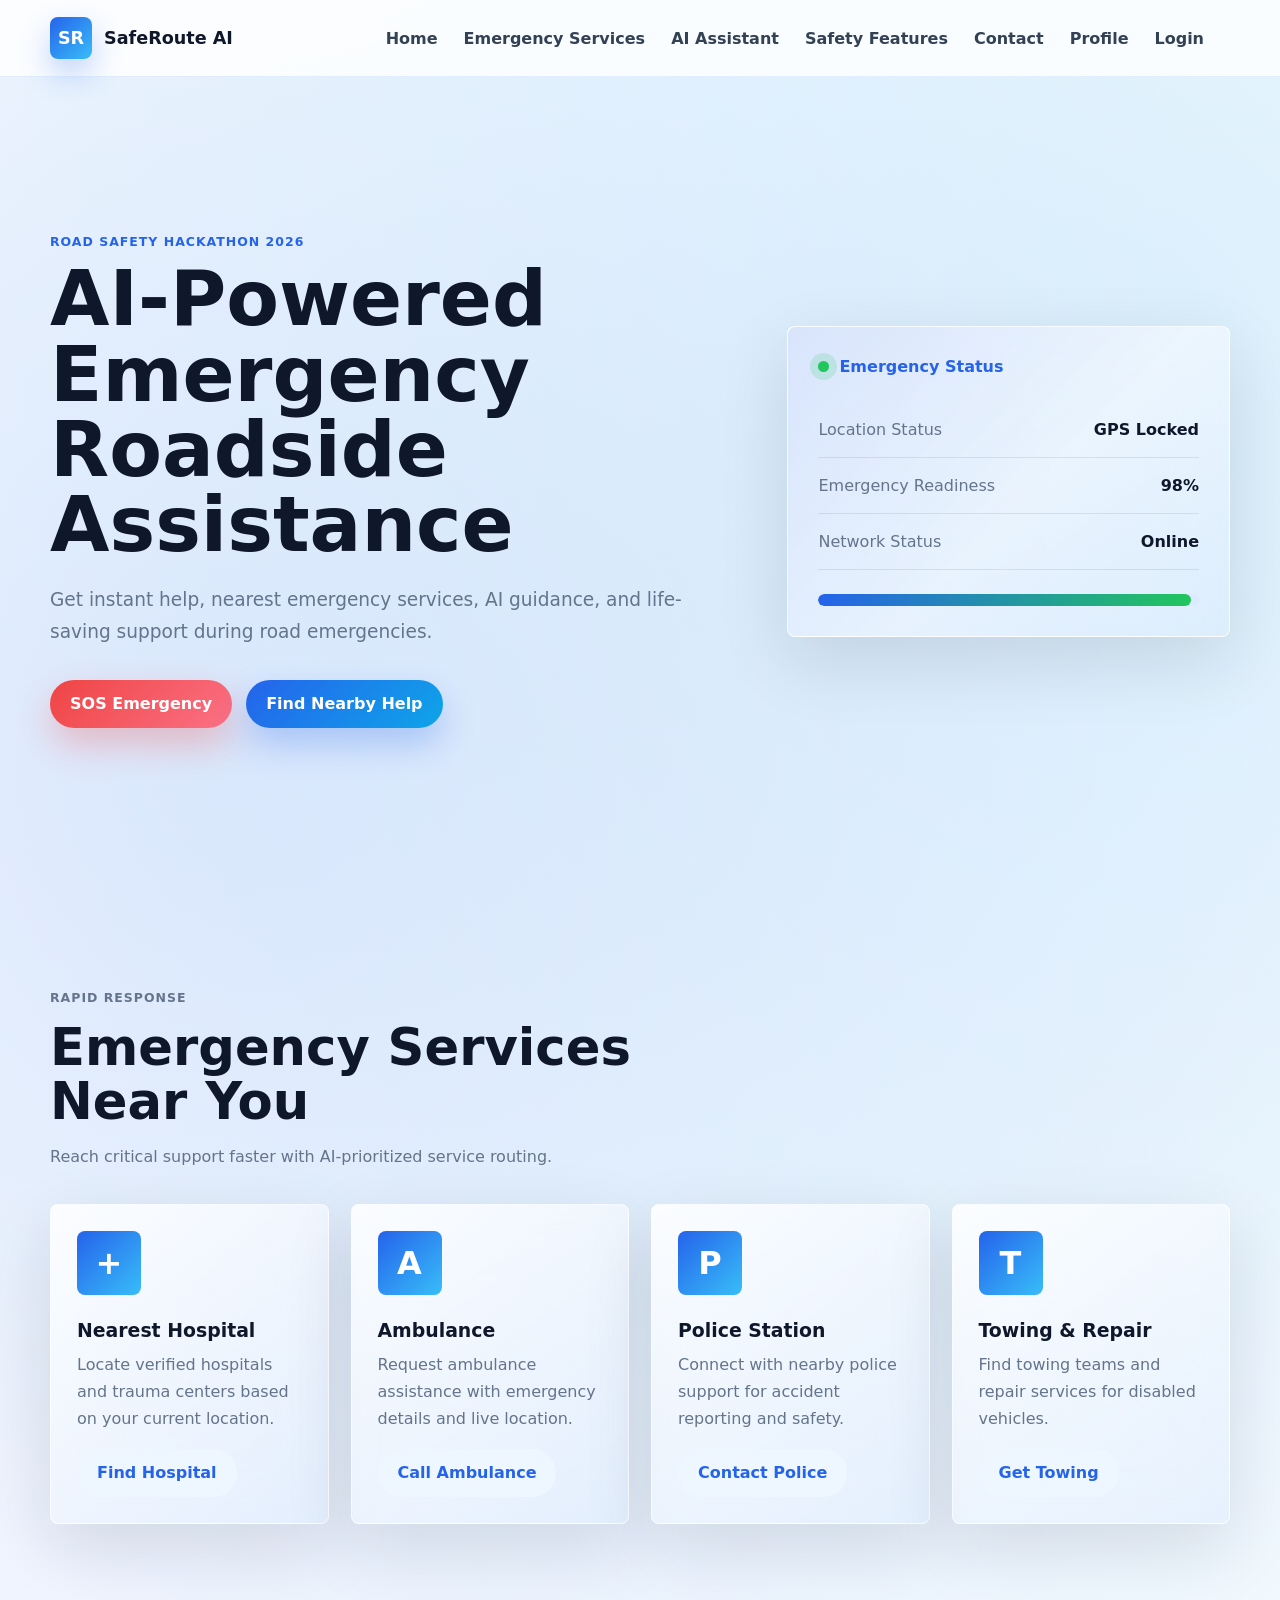
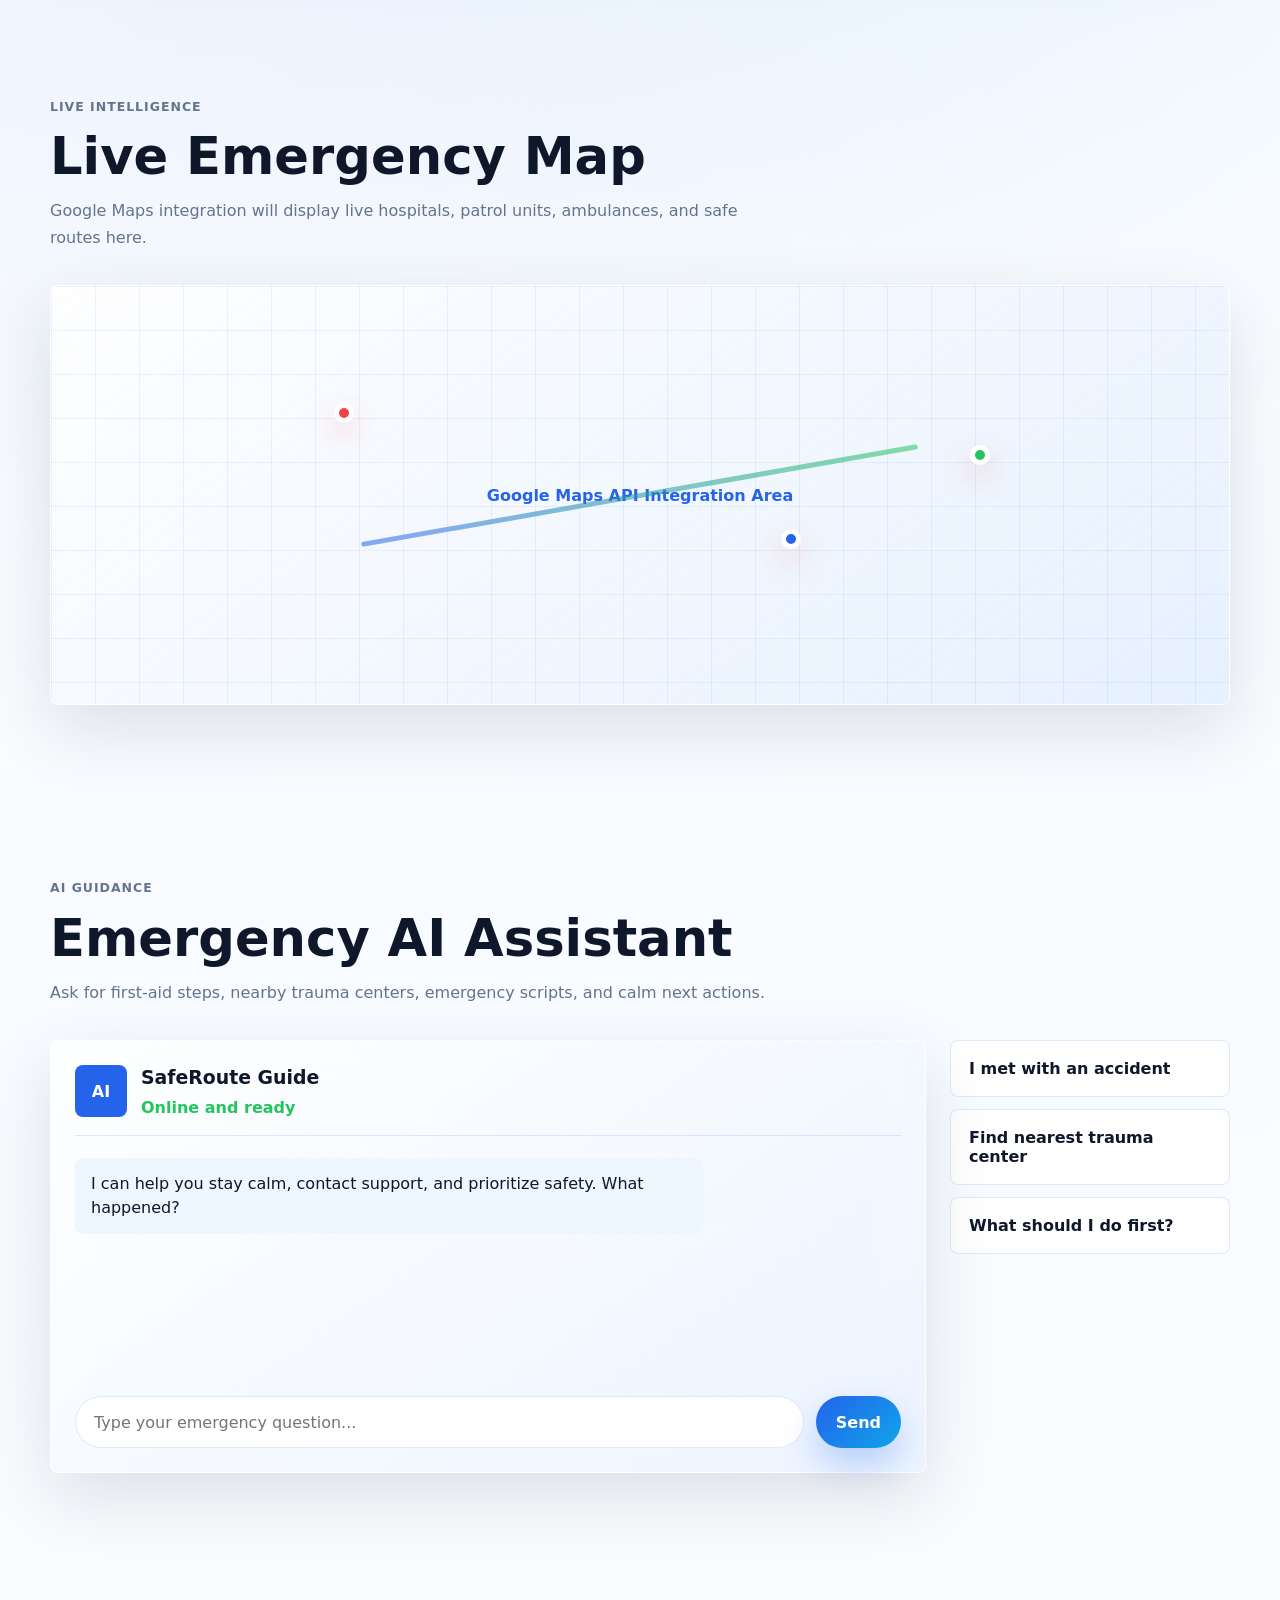
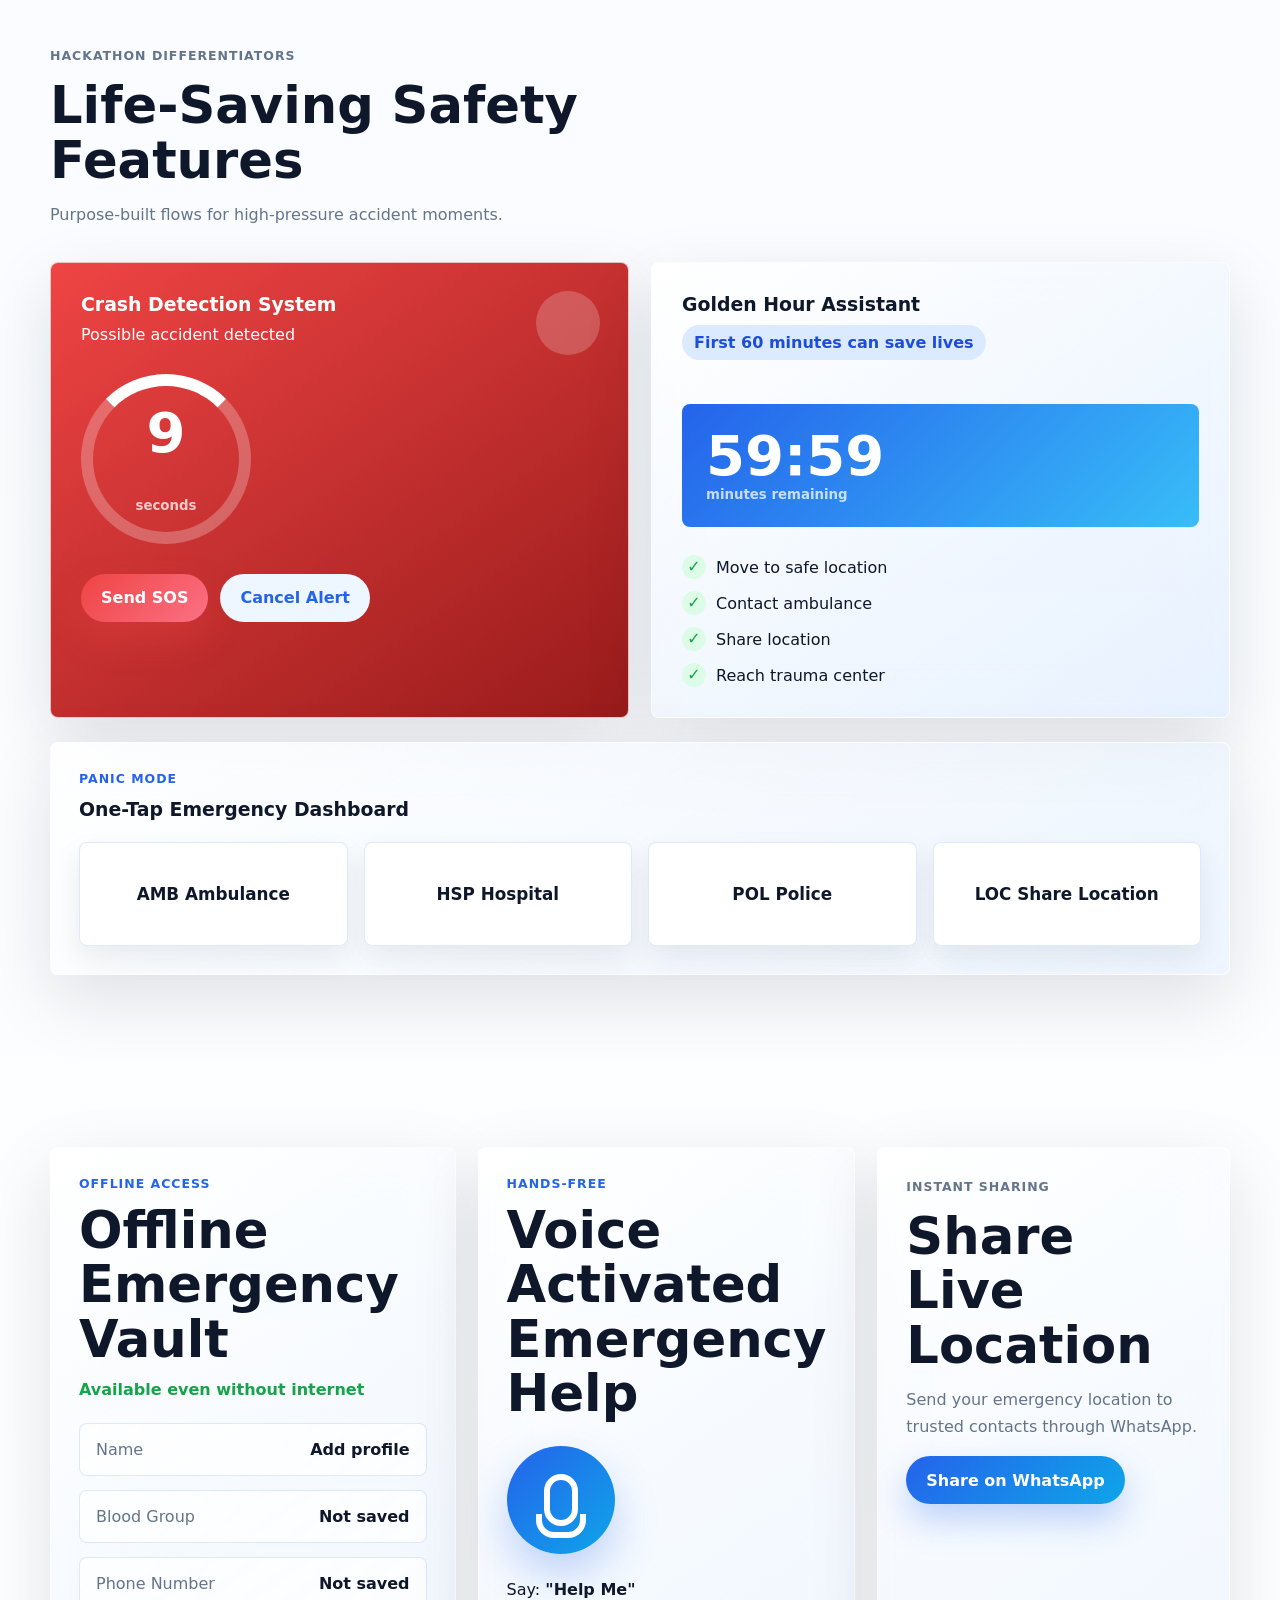
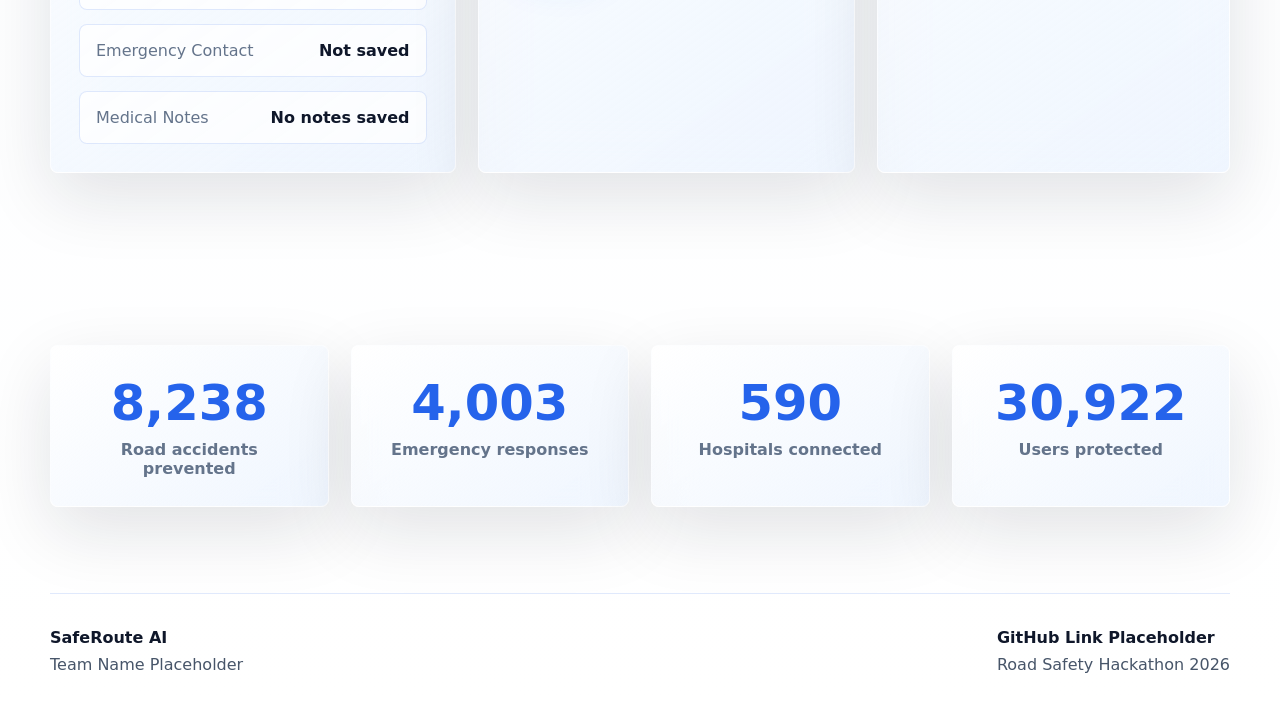
<file: index.html>
<!DOCTYPE html>
<html lang="en">
<head>
  <meta charset="UTF-8">
  <meta name="viewport" content="width=device-width, initial-scale=1.0">
  <meta name="description" content="SafeRoute AI is an AI-powered roadside emergency assistant for fast help during road accidents.">
  <title>SafeRoute AI | Emergency Roadside Assistance</title>
  <link rel="stylesheet" href="style.css">
</head>
<body>
  <header class="site-header" id="home">
    <nav class="navbar" aria-label="Primary navigation">
      <a class="logo" href="#home" aria-label="SafeRoute AI home">
        <span class="logo-mark">SR</span>
        <span>SafeRoute AI</span>
      </a>

      <button class="menu-toggle" type="button" aria-label="Toggle menu" aria-expanded="false" aria-controls="navLinks">
        <span></span>
        <span></span>
        <span></span>
      </button>

      <ul class="nav-links" id="navLinks">
        <li><a href="#home">Home</a></li>
        <li><a href="#services">Emergency Services</a></li>
        <li><a href="#assistant">AI Assistant</a></li>
        <li><a href="#features">Safety Features</a></li>
        <li><a href="#contact">Contact</a></li>
        <li><button class="nav-button" type="button" id="profileNav">Profile</button></li>
        <li><a class="nav-auth-link" href="login.html" id="authLink">Login</a></li>
        <li><button class="nav-button" type="button" id="logoutButton" hidden>Logout</button></li>
      </ul>
    </nav>
  </header>

  <main>
    <section class="hero section-shell">
      <div class="hero-content">
        <p class="eyebrow">Road Safety Hackathon 2026</p>
        <h1>AI-Powered Emergency Roadside Assistance</h1>
        <p class="hero-subtitle">Get instant help, nearest emergency services, AI guidance, and life-saving support during road emergencies.</p>
        <div class="hero-actions">
          <button class="btn btn-emergency" type="button" data-action="sos">SOS Emergency</button>
          <button class="btn btn-primary" type="button" data-scroll="#services">Find Nearby Help</button>
        </div>
      </div>

      <aside class="status-card glass-card" aria-label="Emergency status">
        <div class="card-topline">
          <span class="live-dot"></span>
          <span>Emergency Status</span>
        </div>
        <div class="status-row">
          <span>Location Status</span>
          <strong>GPS Locked</strong>
        </div>
        <div class="status-row">
          <span>Emergency Readiness</span>
          <strong>98%</strong>
        </div>
        <div class="status-row">
          <span>Network Status</span>
          <strong>Online</strong>
        </div>
        <div class="readiness-meter" aria-hidden="true">
          <span></span>
        </div>
      </aside>
    </section>

    <section class="services section-shell" id="services">
      <div class="section-heading">
        <p class="eyebrow">Rapid Response</p>
        <h2>Emergency Services Near You</h2>
        <p>Reach critical support faster with AI-prioritized service routing.</p>
      </div>

      <div class="service-grid">
        <article class="service-card glass-card">
          <span class="service-icon" aria-hidden="true">+</span>
          <h3>Nearest Hospital</h3>
          <p>Locate verified hospitals and trauma centers based on your current location.</p>
          <button class="btn btn-soft" type="button">Find Hospital</button>
        </article>
        <article class="service-card glass-card">
          <span class="service-icon" aria-hidden="true">A</span>
          <h3>Ambulance</h3>
          <p>Request ambulance assistance with emergency details and live location.</p>
          <button class="btn btn-soft" type="button">Call Ambulance</button>
        </article>
        <article class="service-card glass-card">
          <span class="service-icon" aria-hidden="true">P</span>
          <h3>Police Station</h3>
          <p>Connect with nearby police support for accident reporting and safety.</p>
          <button class="btn btn-soft" type="button">Contact Police</button>
        </article>
        <article class="service-card glass-card">
          <span class="service-icon" aria-hidden="true">T</span>
          <h3>Towing &amp; Repair</h3>
          <p>Find towing teams and repair services for disabled vehicles.</p>
          <button class="btn btn-soft" type="button">Get Towing</button>
        </article>
      </div>
    </section>

    <section class="map-section section-shell">
      <div class="section-heading">
        <p class="eyebrow">Live Intelligence</p>
        <h2>Live Emergency Map</h2>
        <p>Google Maps integration will display live hospitals, patrol units, ambulances, and safe routes here.</p>
      </div>
      <div class="map-placeholder glass-card" role="img" aria-label="Emergency map placeholder">
        <!-- Google Maps API Integration Here -->
        <div class="map-pin pin-one"></div>
        <div class="map-pin pin-two"></div>
        <div class="map-pin pin-three"></div>
        <div class="route-line"></div>
        <span>Google Maps API Integration Area</span>
      </div>
    </section>

    <section class="assistant-section section-shell" id="assistant">
      <div class="section-heading">
        <p class="eyebrow">AI Guidance</p>
        <h2>Emergency AI Assistant</h2>
        <p>Ask for first-aid steps, nearby trauma centers, emergency scripts, and calm next actions.</p>
      </div>

      <div class="assistant-layout">
        <div class="chatbot glass-card">
          <!-- Gemini/OpenAI API Integration Here -->
          <div class="chat-header">
            <span class="bot-avatar">AI</span>
            <div>
              <h3>SafeRoute Guide</h3>
              <p>Online and ready</p>
            </div>
          </div>
          <div class="chat-messages" id="chatMessages" aria-live="polite">
            <div class="message bot">I can help you stay calm, contact support, and prioritize safety. What happened?</div>
          </div>
          <form class="chat-form" id="chatForm">
            <input id="chatInput" type="text" autocomplete="off" placeholder="Type your emergency question..." aria-label="Message SafeRoute AI">
            <button class="btn btn-primary" type="submit">Send</button>
          </form>
        </div>

        <div class="prompt-panel">
          <button type="button" class="prompt-chip">I met with an accident</button>
          <button type="button" class="prompt-chip">Find nearest trauma center</button>
          <button type="button" class="prompt-chip">What should I do first?</button>
        </div>
      </div>
    </section>

    <section class="features section-shell" id="features">
      <div class="section-heading">
        <p class="eyebrow">Hackathon Differentiators</p>
        <h2>Life-Saving Safety Features</h2>
        <p>Purpose-built flows for high-pressure accident moments.</p>
      </div>

      <div class="feature-grid">
        <article class="crash-card glass-card">
          <div class="pulse-ring" aria-hidden="true"></div>
          <h3>Crash Detection System</h3>
          <p>Possible accident detected</p>
          <div class="countdown-circle">
            <span id="crashCountdown">10</span>
            <small>seconds</small>
          </div>
          <div class="split-actions">
            <button class="btn btn-emergency" type="button" data-action="sos">Send SOS</button>
            <button class="btn btn-light" type="button" id="cancelCrash">Cancel Alert</button>
          </div>
        </article>

        <article class="golden-card glass-card">
          <h3>Golden Hour Assistant</h3>
          <p class="highlight">First 60 minutes can save lives</p>
          <div class="golden-timer">
            <span id="goldenTimer">60:00</span>
            <small>minutes remaining</small>
          </div>
          <ul class="checklist" aria-label="Emergency checklist">
            <li>Move to safe location</li>
            <li>Contact ambulance</li>
            <li>Share location</li>
            <li>Reach trauma center</li>
          </ul>
        </article>
      </div>

      <section class="panic-dashboard glass-card" aria-labelledby="panicTitle">
        <div>
          <p class="eyebrow">Panic Mode</p>
          <h3 id="panicTitle">One-Tap Emergency Dashboard</h3>
        </div>
        <div class="panic-grid">
          <button type="button" class="panic-button"><span aria-hidden="true">🚑</span>Ambulance</button>
          <button type="button" class="panic-button"><span aria-hidden="true">🏥</span>Hospital</button>
          <button type="button" class="panic-button"><span aria-hidden="true">🚓</span>Police</button>
          <button type="button" class="panic-button"><span aria-hidden="true">📍</span>Share Location</button>
        </div>
      </section>
    </section>

    <section class="vault-voice section-shell">
      <article class="vault-card glass-card">
        <p class="eyebrow">Offline Access</p>
        <h2>Offline Emergency Vault</h2>
        <p class="offline-note">Available even without internet</p>
        <!-- localStorage Emergency Vault Integration Here -->
        <div class="vault-list">
          <div><span>Name</span><strong id="vaultName">Add profile</strong></div>
          <div><span>Blood Group</span><strong id="vaultBlood">Not saved</strong></div>
          <div><span>Phone Number</span><strong id="vaultPhone">Not saved</strong></div>
          <div><span>Emergency Contact</span><strong id="vaultEmergency">Not saved</strong></div>
          <div><span>Medical Notes</span><strong id="vaultMedical">Not saved</strong></div>
        </div>
      </article>

      <article class="voice-card glass-card">
        <p class="eyebrow">Hands-Free</p>
        <h2>Voice Activated Emergency Help</h2>
        <!-- Speech Recognition API Here -->
        <button class="mic-button" type="button" aria-label="Activate voice assistant">
          <span></span>
        </button>
        <p>Say: <strong>"Help Me"</strong></p>
      </article>

      <article class="whatsapp-card glass-card">
        <p class="eyebrow">Instant Sharing</p>
        <h2>Share Live Location</h2>
        <p>Send your emergency location to trusted contacts through WhatsApp.</p>
        <!-- WhatsApp Share Integration Here -->
        <button class="btn btn-primary" type="button" id="whatsappShare">Share on WhatsApp</button>
      </article>
    </section>

    <section class="stats-section section-shell" aria-label="SafeRoute AI statistics">
      <div class="stat-card glass-card">
        <strong data-counter="12840">0</strong>
        <span>Road accidents prevented</span>
      </div>
      <div class="stat-card glass-card">
        <strong data-counter="6240">0</strong>
        <span>Emergency responses</span>
      </div>
      <div class="stat-card glass-card">
        <strong data-counter="920">0</strong>
        <span>Hospitals connected</span>
      </div>
      <div class="stat-card glass-card">
        <strong data-counter="48200">0</strong>
        <span>Users protected</span>
      </div>
    </section>
  </main>

  <footer class="footer" id="contact">
    <div>
      <strong>SafeRoute AI</strong>
      <p>Team Name Placeholder</p>
    </div>
    <div>
      <a href="#" aria-label="GitHub link placeholder">GitHub Link Placeholder</a>
      <p>Road Safety Hackathon 2026</p>
    </div>
  </footer>

  <div class="toast" id="toast" role="status" aria-live="polite"></div>

  <div class="modal-backdrop" id="profileModal" hidden>
    <section class="profile-modal glass-card" role="dialog" aria-modal="true" aria-labelledby="profileTitle">
      <div class="modal-header">
        <div>
          <p class="eyebrow">Emergency Profile</p>
          <h2 id="profileTitle">User Details</h2>
        </div>
        <button class="icon-button" type="button" id="closeProfile" aria-label="Close profile form">X</button>
      </div>
      <p class="security-note">Frontend-only hackathon demo: profile and session data are stored in localStorage.</p>
      <form class="profile-form" id="profileForm" novalidate>
        <label>
          Name <span>*</span>
          <input type="text" id="profileName" name="name" required autocomplete="name">
        </label>
        <label>
          Date of Birth <span>*</span>
          <input type="date" id="profileDob" name="dob" required>
        </label>
        <label>
          Blood Group <span>*</span>
          <select id="profileBlood" name="bloodGroup" required>
            <option value="">Select blood group</option>
            <option>A+</option>
            <option>A-</option>
            <option>B+</option>
            <option>B-</option>
            <option>AB+</option>
            <option>AB-</option>
            <option>O+</option>
            <option>O-</option>
          </select>
        </label>
        <label>
          Phone Number <span>*</span>
          <input type="tel" id="profilePhone" name="phone" required autocomplete="tel" inputmode="tel">
        </label>
        <label>
          Emergency Contact Number <span>*</span>
          <input type="tel" id="profileEmergency" name="emergencyContact" required autocomplete="tel" inputmode="tel">
        </label>
        <label>
          Address
          <textarea id="profileAddress" name="address" rows="3"></textarea>
        </label>
        <label class="full-field">
          Medical Conditions
          <textarea id="profileMedical" name="medicalConditions" rows="3" placeholder="Allergies, medication, conditions, or notes"></textarea>
        </label>
        <p class="form-error" id="profileError" role="alert"></p>
        <div class="form-actions">
          <button class="btn btn-primary" type="submit">Save Emergency Profile</button>
          <a class="btn btn-soft" href="login.html">Switch Account</a>
        </div>
      </form>
    </section>
  </div>

  <script src="script.js"></script>
</body>
</html>
</file>
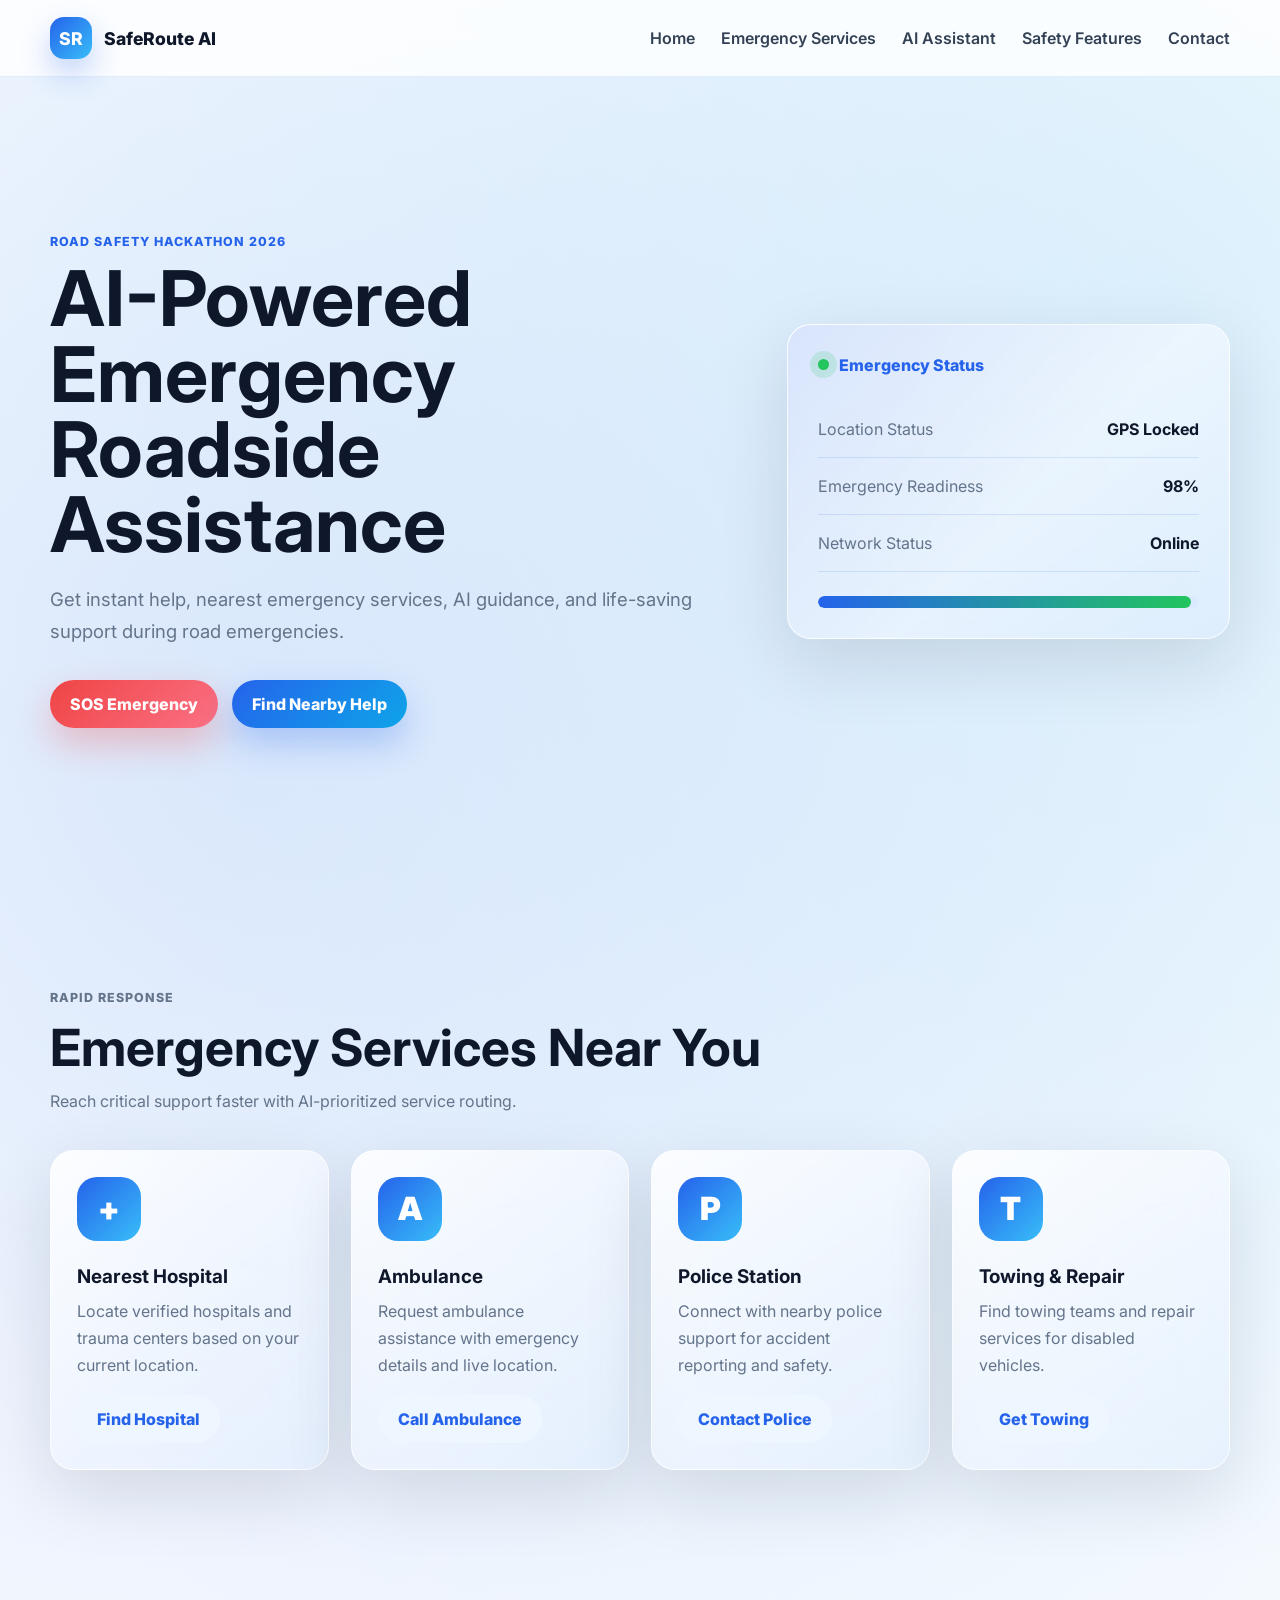
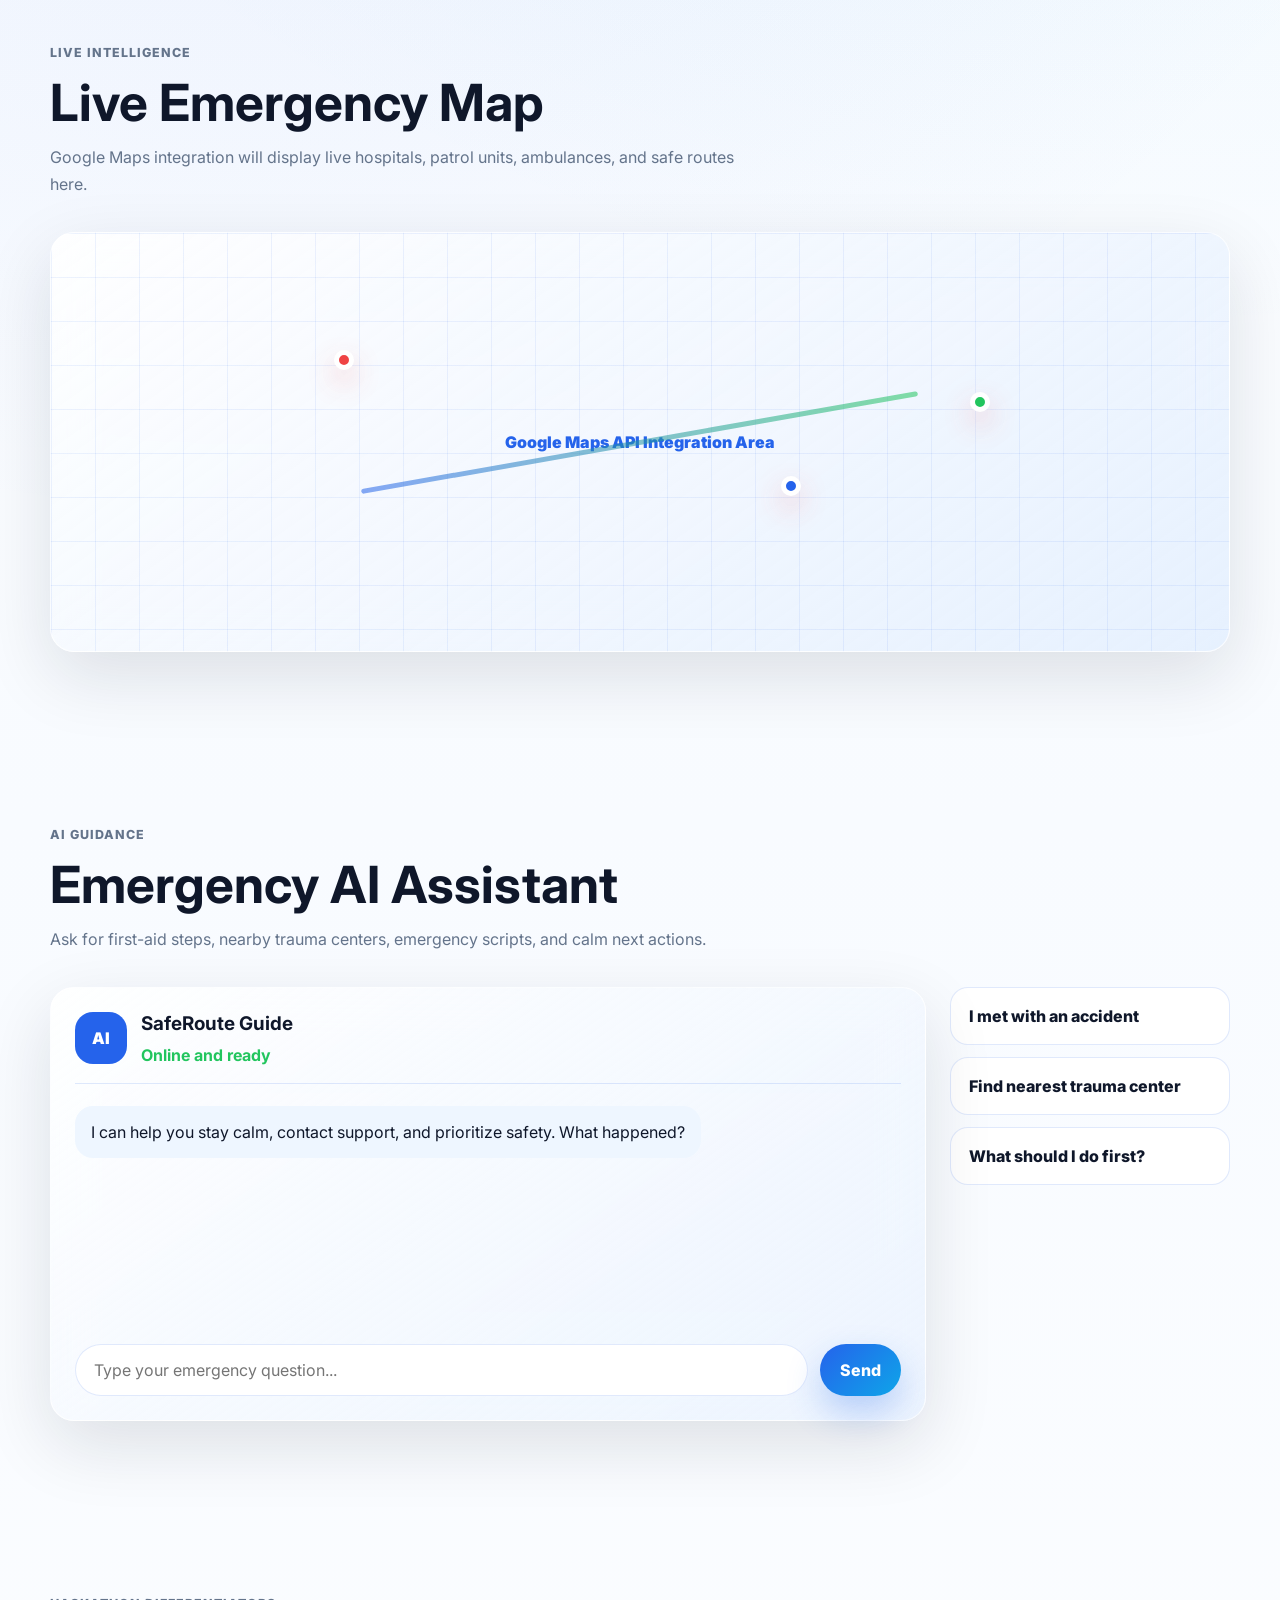
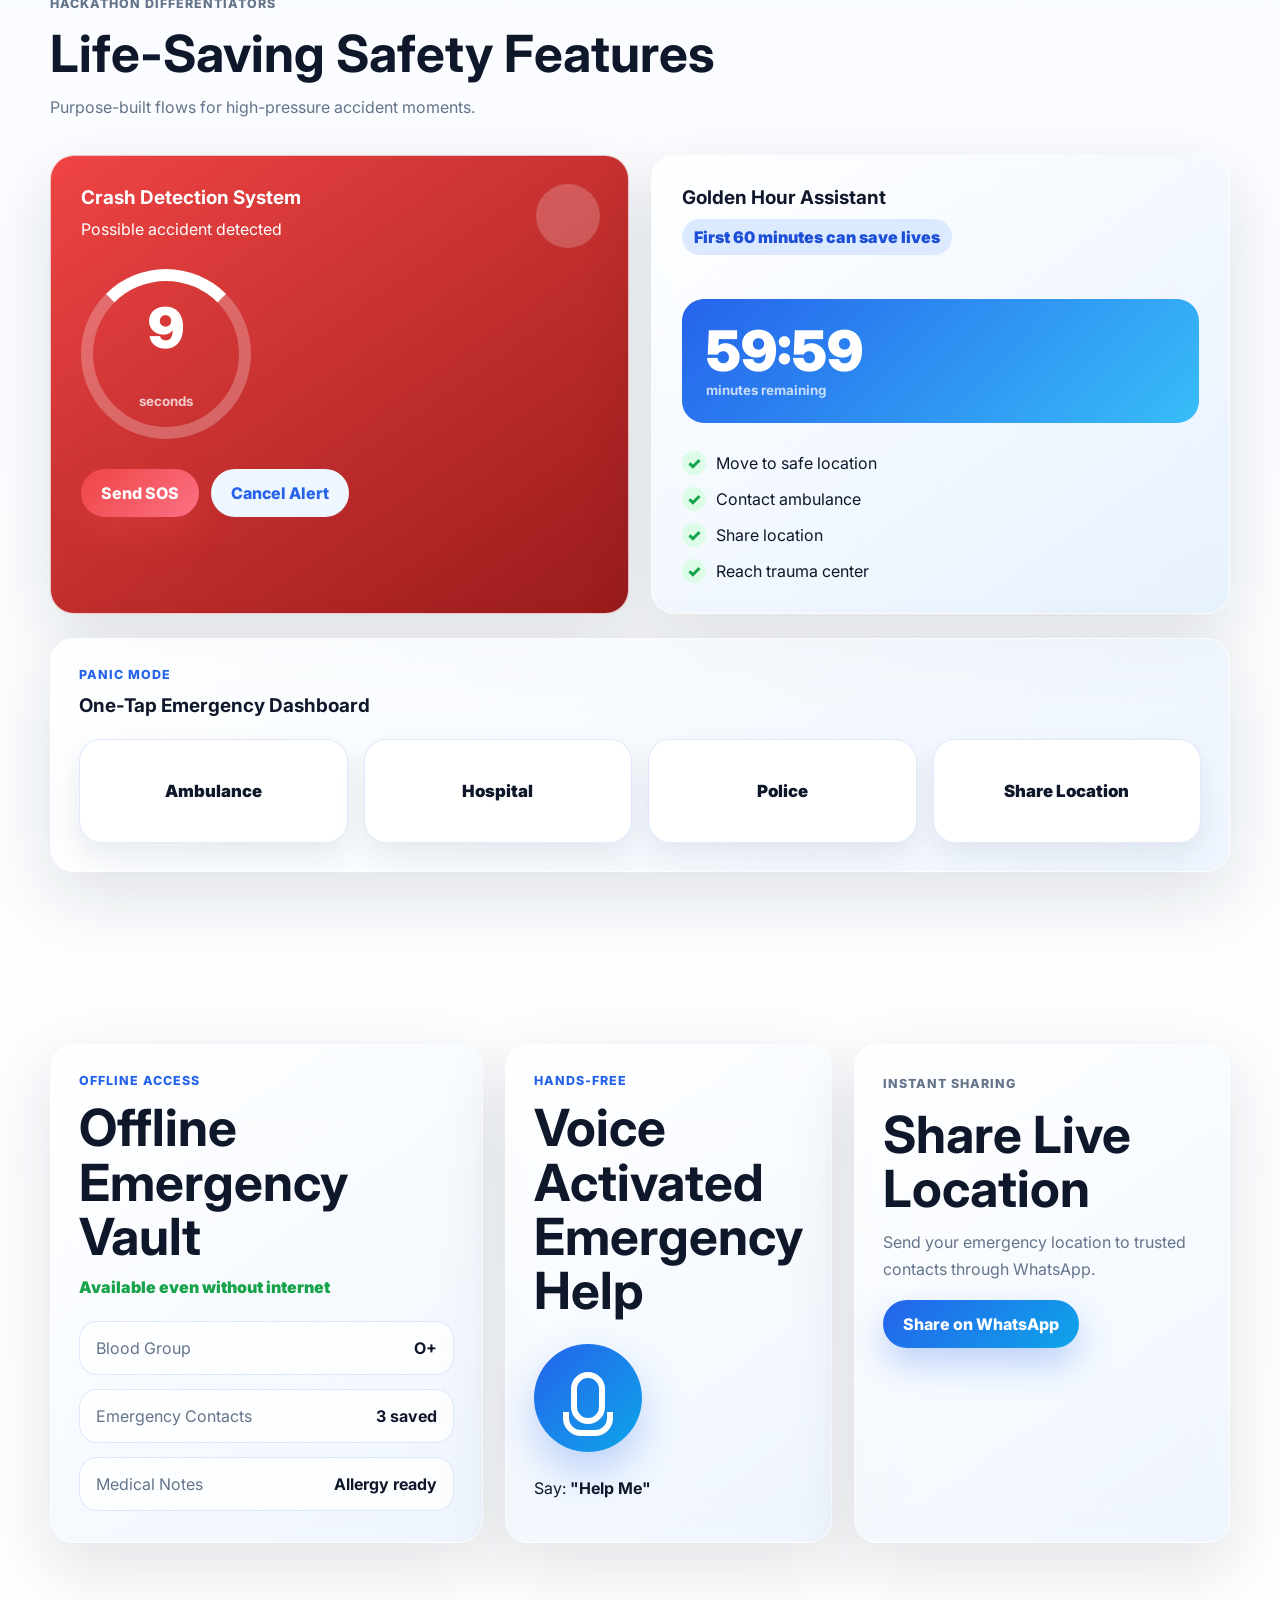
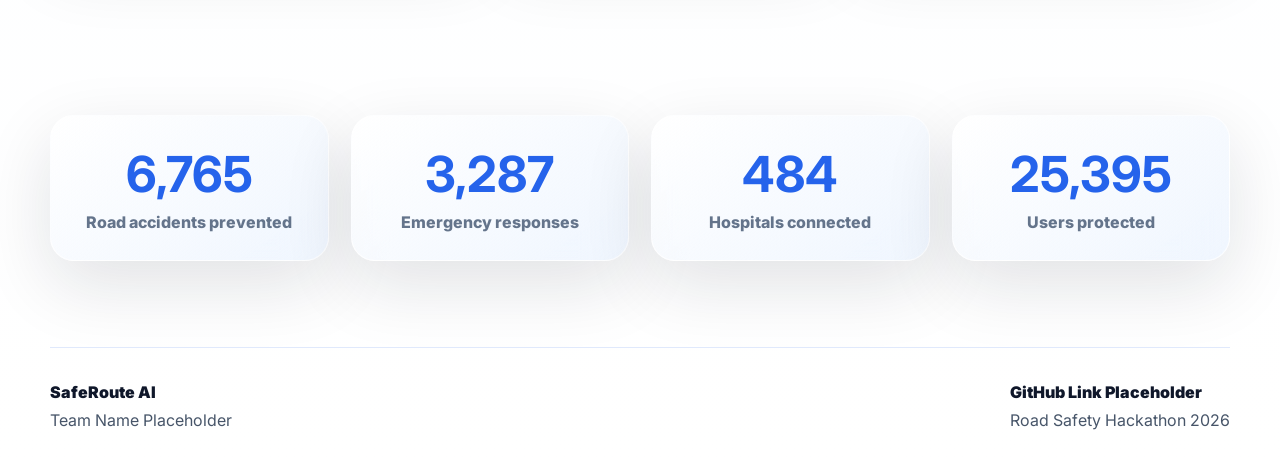
<file: roadsos/index.html>
<!DOCTYPE html>
<html lang="en">
<head>
  <meta charset="UTF-8">
  <meta name="viewport" content="width=device-width, initial-scale=1.0">
  <meta name="description" content="SafeRoute AI is an AI-powered roadside emergency assistant for fast help during road accidents.">
  <title>SafeRoute AI | Emergency Roadside Assistance</title>
  <link rel="preconnect" href="https://fonts.googleapis.com">
  <link rel="preconnect" href="https://fonts.gstatic.com" crossorigin>
  <link href="https://fonts.googleapis.com/css2?family=Inter:wght@400;500;600;700;800&display=swap" rel="stylesheet">
  <link rel="stylesheet" href="style.css">
</head>
<body>
  <header class="site-header" id="home">
    <nav class="navbar" aria-label="Primary navigation">
      <a class="logo" href="#home" aria-label="SafeRoute AI home">
        <span class="logo-mark">SR</span>
        <span>SafeRoute AI</span>
      </a>

      <button class="menu-toggle" type="button" aria-label="Toggle menu" aria-expanded="false" aria-controls="navLinks">
        <span></span>
        <span></span>
        <span></span>
      </button>

      <ul class="nav-links" id="navLinks">
        <li><a href="#home">Home</a></li>
        <li><a href="#services">Emergency Services</a></li>
        <li><a href="#assistant">AI Assistant</a></li>
        <li><a href="#features">Safety Features</a></li>
        <li><a href="#contact">Contact</a></li>
      </ul>
    </nav>
  </header>

  <main>
    <section class="hero section-shell">
      <div class="hero-content">
        <p class="eyebrow">Road Safety Hackathon 2026</p>
        <h1>AI-Powered Emergency Roadside Assistance</h1>
        <p class="hero-subtitle">Get instant help, nearest emergency services, AI guidance, and life-saving support during road emergencies.</p>
        <div class="hero-actions">
          <button class="btn btn-emergency" type="button" data-action="sos">SOS Emergency</button>
          <button class="btn btn-primary" type="button" data-scroll="#services">Find Nearby Help</button>
        </div>
      </div>

      <aside class="status-card glass-card" aria-label="Emergency status">
        <div class="card-topline">
          <span class="live-dot"></span>
          <span>Emergency Status</span>
        </div>
        <div class="status-row">
          <span>Location Status</span>
          <strong>GPS Locked</strong>
        </div>
        <div class="status-row">
          <span>Emergency Readiness</span>
          <strong>98%</strong>
        </div>
        <div class="status-row">
          <span>Network Status</span>
          <strong>Online</strong>
        </div>
        <div class="readiness-meter" aria-hidden="true">
          <span></span>
        </div>
      </aside>
    </section>

    <section class="services section-shell" id="services">
      <div class="section-heading">
        <p class="eyebrow">Rapid Response</p>
        <h2>Emergency Services Near You</h2>
        <p>Reach critical support faster with AI-prioritized service routing.</p>
      </div>

      <div class="service-grid">
        <article class="service-card glass-card">
          <span class="service-icon" aria-hidden="true">+</span>
          <h3>Nearest Hospital</h3>
          <p>Locate verified hospitals and trauma centers based on your current location.</p>
          <button class="btn btn-soft" type="button">Find Hospital</button>
        </article>
        <article class="service-card glass-card">
          <span class="service-icon" aria-hidden="true">A</span>
          <h3>Ambulance</h3>
          <p>Request ambulance assistance with emergency details and live location.</p>
          <button class="btn btn-soft" type="button">Call Ambulance</button>
        </article>
        <article class="service-card glass-card">
          <span class="service-icon" aria-hidden="true">P</span>
          <h3>Police Station</h3>
          <p>Connect with nearby police support for accident reporting and safety.</p>
          <button class="btn btn-soft" type="button">Contact Police</button>
        </article>
        <article class="service-card glass-card">
          <span class="service-icon" aria-hidden="true">T</span>
          <h3>Towing &amp; Repair</h3>
          <p>Find towing teams and repair services for disabled vehicles.</p>
          <button class="btn btn-soft" type="button">Get Towing</button>
        </article>
      </div>
    </section>

    <section class="map-section section-shell">
      <div class="section-heading">
        <p class="eyebrow">Live Intelligence</p>
        <h2>Live Emergency Map</h2>
        <p>Google Maps integration will display live hospitals, patrol units, ambulances, and safe routes here.</p>
      </div>
      <div class="map-placeholder glass-card" role="img" aria-label="Emergency map placeholder">
        <!-- Google Maps API Integration Here -->
        <div class="map-pin pin-one"></div>
        <div class="map-pin pin-two"></div>
        <div class="map-pin pin-three"></div>
        <div class="route-line"></div>
        <span>Google Maps API Integration Area</span>
      </div>
    </section>

    <section class="assistant-section section-shell" id="assistant">
      <div class="section-heading">
        <p class="eyebrow">AI Guidance</p>
        <h2>Emergency AI Assistant</h2>
        <p>Ask for first-aid steps, nearby trauma centers, emergency scripts, and calm next actions.</p>
      </div>

      <div class="assistant-layout">
        <div class="chatbot glass-card">
          <!-- Gemini/OpenAI API Integration Here -->
          <div class="chat-header">
            <span class="bot-avatar">AI</span>
            <div>
              <h3>SafeRoute Guide</h3>
              <p>Online and ready</p>
            </div>
          </div>
          <div class="chat-messages" id="chatMessages" aria-live="polite">
            <div class="message bot">I can help you stay calm, contact support, and prioritize safety. What happened?</div>
          </div>
          <form class="chat-form" id="chatForm">
            <input id="chatInput" type="text" autocomplete="off" placeholder="Type your emergency question..." aria-label="Message SafeRoute AI">
            <button class="btn btn-primary" type="submit">Send</button>
          </form>
        </div>

        <div class="prompt-panel">
          <button type="button" class="prompt-chip">I met with an accident</button>
          <button type="button" class="prompt-chip">Find nearest trauma center</button>
          <button type="button" class="prompt-chip">What should I do first?</button>
        </div>
      </div>
    </section>

    <section class="features section-shell" id="features">
      <div class="section-heading">
        <p class="eyebrow">Hackathon Differentiators</p>
        <h2>Life-Saving Safety Features</h2>
        <p>Purpose-built flows for high-pressure accident moments.</p>
      </div>

      <div class="feature-grid">
        <article class="crash-card glass-card">
          <div class="pulse-ring" aria-hidden="true"></div>
          <h3>Crash Detection System</h3>
          <p>Possible accident detected</p>
          <div class="countdown-circle">
            <span id="crashCountdown">10</span>
            <small>seconds</small>
          </div>
          <div class="split-actions">
            <button class="btn btn-emergency" type="button" data-action="sos">Send SOS</button>
            <button class="btn btn-light" type="button" id="cancelCrash">Cancel Alert</button>
          </div>
        </article>

        <article class="golden-card glass-card">
          <h3>Golden Hour Assistant</h3>
          <p class="highlight">First 60 minutes can save lives</p>
          <div class="golden-timer">
            <span id="goldenTimer">60:00</span>
            <small>minutes remaining</small>
          </div>
          <ul class="checklist" aria-label="Emergency checklist">
            <li>Move to safe location</li>
            <li>Contact ambulance</li>
            <li>Share location</li>
            <li>Reach trauma center</li>
          </ul>
        </article>
      </div>

      <section class="panic-dashboard glass-card" aria-labelledby="panicTitle">
        <div>
          <p class="eyebrow">Panic Mode</p>
          <h3 id="panicTitle">One-Tap Emergency Dashboard</h3>
        </div>
        <div class="panic-grid">
          <button type="button" class="panic-button">Ambulance</button>
          <button type="button" class="panic-button">Hospital</button>
          <button type="button" class="panic-button">Police</button>
          <button type="button" class="panic-button">Share Location</button>
        </div>
      </section>
    </section>

    <section class="vault-voice section-shell">
      <article class="vault-card glass-card">
        <p class="eyebrow">Offline Access</p>
        <h2>Offline Emergency Vault</h2>
        <p class="offline-note">Available even without internet</p>
        <!-- localStorage Emergency Vault Integration Here -->
        <div class="vault-list">
          <div><span>Blood Group</span><strong>O+</strong></div>
          <div><span>Emergency Contacts</span><strong>3 saved</strong></div>
          <div><span>Medical Notes</span><strong>Allergy ready</strong></div>
        </div>
      </article>

      <article class="voice-card glass-card">
        <p class="eyebrow">Hands-Free</p>
        <h2>Voice Activated Emergency Help</h2>
        <!-- Speech Recognition API Here -->
        <button class="mic-button" type="button" aria-label="Activate voice assistant">
          <span></span>
        </button>
        <p>Say: <strong>"Help Me"</strong></p>
      </article>

      <article class="whatsapp-card glass-card">
        <p class="eyebrow">Instant Sharing</p>
        <h2>Share Live Location</h2>
        <p>Send your emergency location to trusted contacts through WhatsApp.</p>
        <!-- WhatsApp Share Integration Here -->
        <button class="btn btn-primary" type="button" id="whatsappShare">Share on WhatsApp</button>
      </article>
    </section>

    <section class="stats-section section-shell" aria-label="SafeRoute AI statistics">
      <div class="stat-card glass-card">
        <strong data-counter="12840">0</strong>
        <span>Road accidents prevented</span>
      </div>
      <div class="stat-card glass-card">
        <strong data-counter="6240">0</strong>
        <span>Emergency responses</span>
      </div>
      <div class="stat-card glass-card">
        <strong data-counter="920">0</strong>
        <span>Hospitals connected</span>
      </div>
      <div class="stat-card glass-card">
        <strong data-counter="48200">0</strong>
        <span>Users protected</span>
      </div>
    </section>
  </main>

  <footer class="footer" id="contact">
    <div>
      <strong>SafeRoute AI</strong>
      <p>Team Name Placeholder</p>
    </div>
    <div>
      <a href="#" aria-label="GitHub link placeholder">GitHub Link Placeholder</a>
      <p>Road Safety Hackathon 2026</p>
    </div>
  </footer>

  <div class="toast" id="toast" role="status" aria-live="polite"></div>
  <script src="script.js"></script>
</body>
</html>
</file>
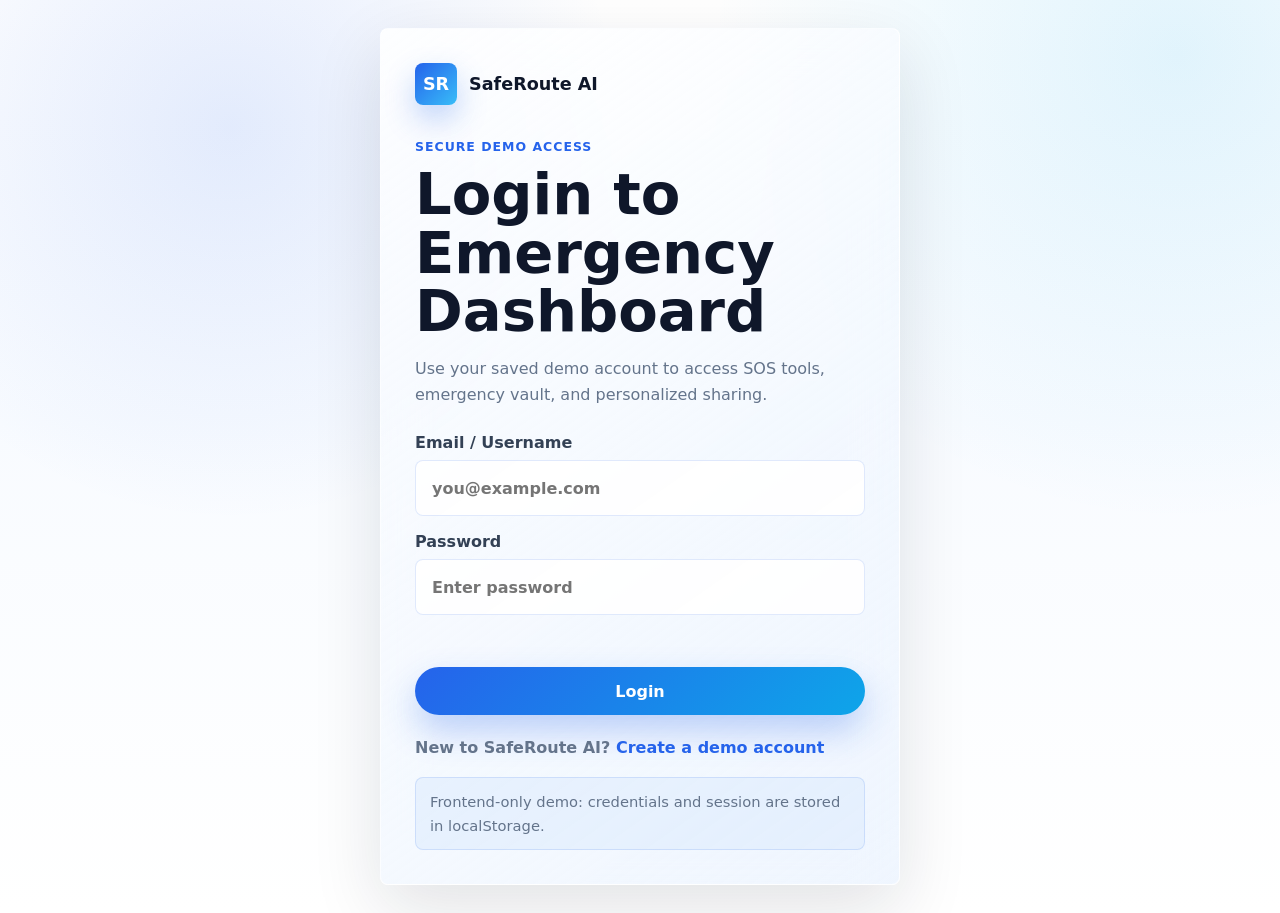
<file: login.html>
<!DOCTYPE html>
<html lang="en">
<head>
  <meta charset="UTF-8">
  <meta name="viewport" content="width=device-width, initial-scale=1.0">
  <meta name="description" content="Login to SafeRoute AI emergency dashboard.">
  <title>Login | SafeRoute AI</title>
  <link rel="stylesheet" href="style.css">
</head>
<body class="auth-body">
  <main class="auth-shell">
    <section class="auth-panel glass-card">
      <a class="logo auth-logo" href="index.html" aria-label="SafeRoute AI home">
        <span class="logo-mark">SR</span>
        <span>SafeRoute AI</span>
      </a>
      <p class="eyebrow">Secure Demo Access</p>
      <h1>Login to Emergency Dashboard</h1>
      <p class="auth-copy">Use your saved demo account to access SOS tools, emergency vault, and personalized sharing.</p>

      <form class="auth-form" id="loginForm" novalidate>
        <label>
          Email / Username
          <input type="text" id="loginIdentifier" required autocomplete="username" placeholder="you@example.com">
        </label>
        <label>
          Password
          <input type="password" id="loginPassword" required autocomplete="current-password" placeholder="Enter password">
        </label>
        <p class="form-error" id="loginError" role="alert"></p>
        <button class="btn btn-primary" type="submit">Login</button>
      </form>

      <p class="auth-switch">New to SafeRoute AI? <a href="register.html">Create a demo account</a></p>
      <p class="security-note">Frontend-only demo: credentials and session are stored in localStorage.</p>
    </section>
  </main>

  <div class="toast" id="toast" role="status" aria-live="polite"></div>
  <script src="script.js"></script>
</body>
</html>
</file>
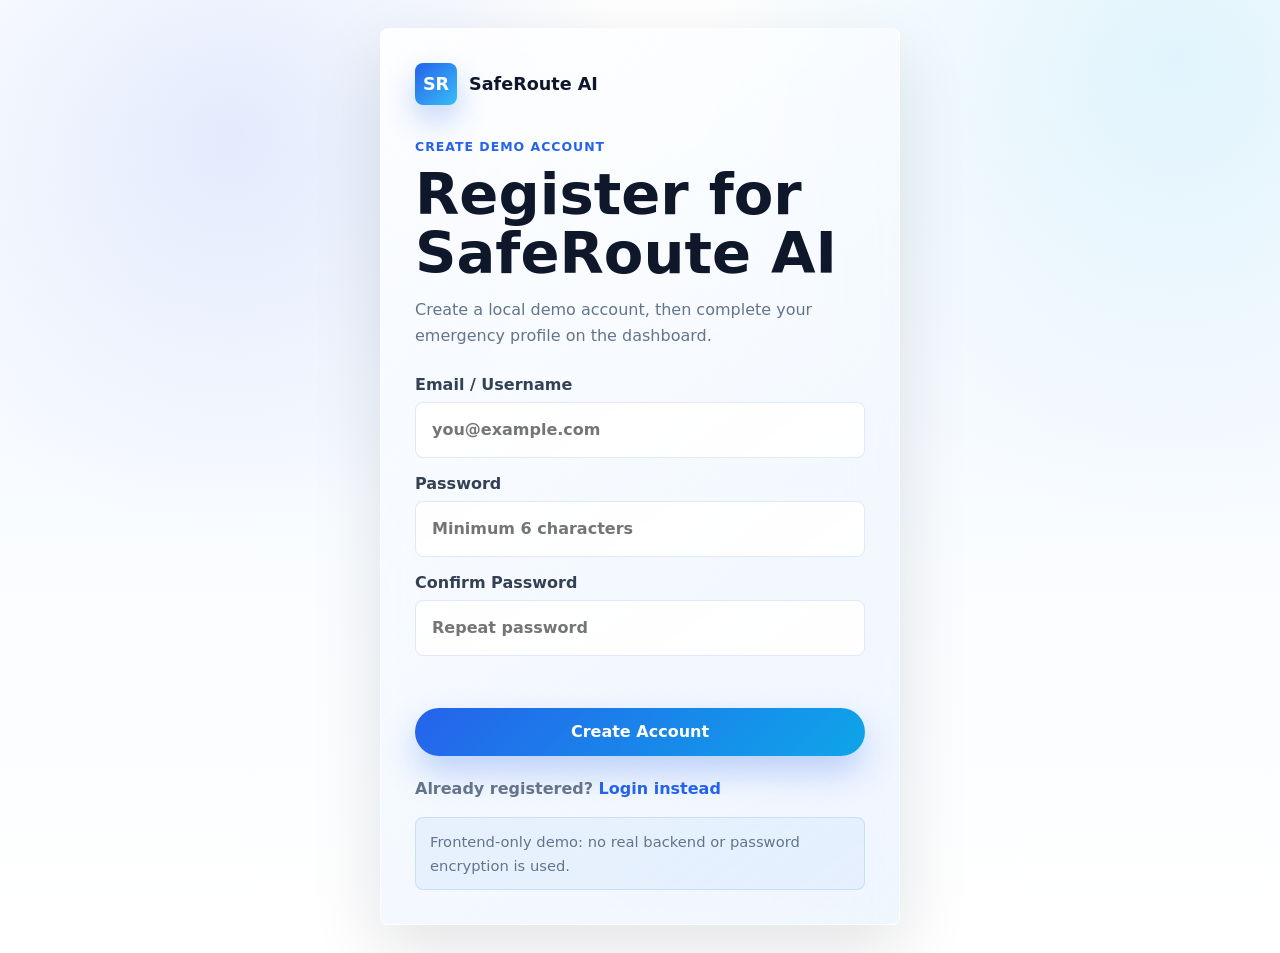
<file: register.html>
<!DOCTYPE html>
<html lang="en">
<head>
  <meta charset="UTF-8">
  <meta name="viewport" content="width=device-width, initial-scale=1.0">
  <meta name="description" content="Register a SafeRoute AI demo account.">
  <title>Register | SafeRoute AI</title>
  <link rel="stylesheet" href="style.css">
</head>
<body class="auth-body">
  <main class="auth-shell">
    <section class="auth-panel glass-card">
      <a class="logo auth-logo" href="index.html" aria-label="SafeRoute AI home">
        <span class="logo-mark">SR</span>
        <span>SafeRoute AI</span>
      </a>
      <p class="eyebrow">Create Demo Account</p>
      <h1>Register for SafeRoute AI</h1>
      <p class="auth-copy">Create a local demo account, then complete your emergency profile on the dashboard.</p>

      <form class="auth-form" id="registerForm" novalidate>
        <label>
          Email / Username
          <input type="text" id="registerIdentifier" required autocomplete="username" placeholder="you@example.com">
        </label>
        <label>
          Password
          <input type="password" id="registerPassword" required autocomplete="new-password" placeholder="Minimum 6 characters">
        </label>
        <label>
          Confirm Password
          <input type="password" id="registerConfirm" required autocomplete="new-password" placeholder="Repeat password">
        </label>
        <p class="form-error" id="registerError" role="alert"></p>
        <button class="btn btn-primary" type="submit">Create Account</button>
      </form>

      <p class="auth-switch">Already registered? <a href="login.html">Login instead</a></p>
      <p class="security-note">Frontend-only demo: no real backend or password encryption is used.</p>
    </section>
  </main>

  <div class="toast" id="toast" role="status" aria-live="polite"></div>
  <script src="script.js"></script>
</body>
</html>
</file>
<file: style.css>
:root {
  --primary: #2563eb;
  --primary-dark: #1d4ed8;
  --light-blue: #dbeafe;
  --dark-blue: #0f172a;
  --emergency: #ef4444;
  --white: #ffffff;
  --muted: #64748b;
  --line: rgba(37, 99, 235, 0.14);
  --shadow: 0 24px 70px rgba(15, 23, 42, 0.12);
  --radius: 8px;
}

* {
  box-sizing: border-box;
}

html {
  scroll-behavior: smooth;
}

body {
  margin: 0;
  color: var(--dark-blue);
  font-family: Inter, ui-sans-serif, system-ui, -apple-system, BlinkMacSystemFont, "Segoe UI", sans-serif;
  background:
    radial-gradient(circle at 18% 14%, rgba(37, 99, 235, 0.12), transparent 30%),
    radial-gradient(circle at 92% 6%, rgba(14, 165, 233, 0.12), transparent 32%),
    linear-gradient(180deg, #ffffff 0%, #f8fbff 46%, #ffffff 100%);
  min-height: 100vh;
}

button,
input {
  font: inherit;
}

button {
  cursor: pointer;
}

a {
  color: inherit;
  text-decoration: none;
}

.site-header {
  position: sticky;
  top: 0;
  z-index: 50;
  border-bottom: 1px solid rgba(219, 234, 254, 0.86);
  background: rgba(255, 255, 255, 0.82);
  backdrop-filter: blur(18px);
}

.navbar,
.section-shell,
.footer {
  width: min(1180px, calc(100% - 40px));
  margin: 0 auto;
}

.navbar {
  display: flex;
  align-items: center;
  justify-content: space-between;
  min-height: 76px;
}

.logo,
.nav-links,
.hero-actions,
.card-topline,
.split-actions {
  display: flex;
  align-items: center;
}

.logo {
  gap: 12px;
  font-weight: 800;
  font-size: 1.1rem;
}

.logo-mark {
  display: grid;
  width: 42px;
  height: 42px;
  place-items: center;
  color: var(--white);
  border-radius: 8px;
  background: linear-gradient(135deg, var(--primary), #38bdf8);
  box-shadow: 0 14px 30px rgba(37, 99, 235, 0.28);
}

.nav-links {
  gap: 26px;
  padding: 0;
  margin: 0;
  list-style: none;
  color: #334155;
  font-weight: 600;
}

.nav-links a {
  transition: color 0.2s ease;
}

.nav-links a:hover {
  color: var(--primary);
}

.nav-button {
  padding: 0;
  color: inherit;
  border: 0;
  background: transparent;
  font-weight: 700;
}

.nav-button:hover,
.nav-auth-link:hover {
  color: var(--primary);
}

.menu-toggle {
  display: none;
  width: 44px;
  height: 44px;
  border: 1px solid var(--line);
  border-radius: 8px;
  background: var(--white);
}

.menu-toggle span {
  display: block;
  width: 20px;
  height: 2px;
  margin: 4px auto;
  border-radius: 20px;
  background: var(--dark-blue);
}

.section-shell {
  padding: 86px 0;
}

.hero {
  display: grid;
  grid-template-columns: minmax(0, 1.1fr) minmax(320px, 0.7fr);
  gap: 42px;
  align-items: center;
  min-height: calc(100vh - 76px);
  padding-top: 70px;
}

.eyebrow {
  margin: 0 0 12px;
  color: var(--primary);
  font-size: 0.78rem;
  font-weight: 800;
  letter-spacing: 0.08em;
  text-transform: uppercase;
}

h1,
h2,
h3,
p {
  margin-top: 0;
}

h1 {
  max-width: 780px;
  margin-bottom: 22px;
  font-size: clamp(2.65rem, 6vw, 5.25rem);
  line-height: 0.98;
  letter-spacing: 0;
}

h2 {
  margin-bottom: 14px;
  font-size: clamp(2rem, 4vw, 3.2rem);
  line-height: 1.06;
}

h3 {
  margin-bottom: 10px;
  font-size: 1.18rem;
}

.hero-subtitle,
.section-heading p,
.service-card p,
.whatsapp-card p {
  color: var(--muted);
  line-height: 1.7;
}

.hero-subtitle {
  max-width: 660px;
  font-size: 1.16rem;
}

.hero-actions {
  gap: 14px;
  flex-wrap: wrap;
  margin-top: 32px;
}

.btn {
  min-height: 48px;
  padding: 0 20px;
  border: 0;
  border-radius: 999px;
  font-weight: 800;
  transition: transform 0.2s ease, box-shadow 0.2s ease, background 0.2s ease;
}

.btn:hover,
.service-card:hover,
.stat-card:hover,
.panic-button:hover {
  transform: translateY(-4px);
}

.btn-primary {
  color: var(--white);
  background: linear-gradient(135deg, var(--primary), #0ea5e9);
  box-shadow: 0 16px 34px rgba(37, 99, 235, 0.28);
}

.btn-emergency {
  color: var(--white);
  background: linear-gradient(135deg, var(--emergency), #fb7185);
  box-shadow: 0 16px 36px rgba(239, 68, 68, 0.3);
}

.btn-soft,
.btn-light {
  color: var(--primary);
  background: #eef6ff;
}

.glass-card {
  border: 1px solid rgba(255, 255, 255, 0.72);
  background: linear-gradient(145deg, rgba(255, 255, 255, 0.86), rgba(219, 234, 254, 0.42));
  box-shadow: var(--shadow);
  backdrop-filter: blur(22px);
}

.status-card {
  position: relative;
  overflow: hidden;
  padding: 30px;
  border-radius: var(--radius);
}

.status-card::before {
  position: absolute;
  inset: 0;
  pointer-events: none;
  content: "";
  background: linear-gradient(135deg, rgba(37, 99, 235, 0.16), transparent 55%);
}

.card-topline {
  position: relative;
  gap: 10px;
  margin-bottom: 26px;
  color: var(--primary);
  font-weight: 800;
}

.live-dot {
  width: 11px;
  height: 11px;
  border-radius: 999px;
  background: #22c55e;
  box-shadow: 0 0 0 8px rgba(34, 197, 94, 0.16);
}

.status-row {
  position: relative;
  display: flex;
  justify-content: space-between;
  gap: 18px;
  padding: 18px 0;
  border-bottom: 1px solid var(--line);
}

.status-row span {
  color: var(--muted);
}

.readiness-meter {
  position: relative;
  height: 12px;
  margin-top: 24px;
  overflow: hidden;
  border-radius: 999px;
  background: var(--light-blue);
}

.readiness-meter span {
  display: block;
  width: 98%;
  height: 100%;
  border-radius: inherit;
  background: linear-gradient(90deg, var(--primary), #22c55e);
}

.section-heading {
  max-width: 720px;
  margin-bottom: 34px;
}

.service-grid,
.feature-grid,
.vault-voice,
.stats-section {
  display: grid;
  gap: 22px;
}

.service-grid {
  grid-template-columns: repeat(4, 1fr);
}

.service-card,
.stat-card,
.vault-card,
.voice-card,
.whatsapp-card,
.golden-card,
.crash-card,
.panic-dashboard,
.chatbot {
  border-radius: var(--radius);
}

.service-card {
  padding: 26px;
  transition: transform 0.2s ease, box-shadow 0.2s ease;
}

.service-icon {
  display: grid;
  width: 64px;
  height: 64px;
  margin-bottom: 24px;
  place-items: center;
  color: var(--white);
  border-radius: 8px;
  background: linear-gradient(135deg, var(--primary), #38bdf8);
  font-size: 2rem;
  font-weight: 900;
}

.map-placeholder {
  position: relative;
  display: grid;
  min-height: 420px;
  overflow: hidden;
  place-items: center;
  border-radius: var(--radius);
  color: var(--primary);
  font-weight: 900;
  background:
    linear-gradient(rgba(37, 99, 235, 0.08) 1px, transparent 1px),
    linear-gradient(90deg, rgba(37, 99, 235, 0.08) 1px, transparent 1px),
    linear-gradient(145deg, rgba(255, 255, 255, 0.88), rgba(219, 234, 254, 0.62));
  background-size: 44px 44px, 44px 44px, auto;
}

.map-pin {
  position: absolute;
  width: 20px;
  height: 20px;
  border: 5px solid var(--white);
  border-radius: 999px;
  background: var(--emergency);
  box-shadow: 0 12px 28px rgba(239, 68, 68, 0.28);
}

.pin-one { top: 28%; left: 24%; }
.pin-two { top: 58%; left: 62%; background: var(--primary); }
.pin-three { top: 38%; left: 78%; background: #22c55e; }

.route-line {
  position: absolute;
  width: 48%;
  height: 5px;
  border-radius: 999px;
  background: linear-gradient(90deg, var(--primary), #22c55e);
  transform: rotate(-10deg);
  opacity: 0.55;
}

.assistant-layout {
  display: grid;
  grid-template-columns: minmax(0, 1fr) 280px;
  gap: 24px;
}

.chatbot {
  padding: 24px;
}

.chat-header {
  display: flex;
  gap: 14px;
  align-items: center;
  padding-bottom: 18px;
  border-bottom: 1px solid var(--line);
}

.chat-header p {
  margin: 0;
  color: #22c55e;
  font-weight: 700;
}

.bot-avatar {
  display: grid;
  width: 52px;
  height: 52px;
  place-items: center;
  color: var(--white);
  border-radius: 8px;
  background: var(--primary);
  font-weight: 900;
}

.chat-messages {
  display: flex;
  flex-direction: column;
  gap: 14px;
  min-height: 260px;
  max-height: 360px;
  padding: 22px 0;
  overflow-y: auto;
}

.message {
  max-width: 76%;
  padding: 14px 16px;
  border-radius: 8px;
  line-height: 1.5;
}

.message.bot {
  align-self: flex-start;
  background: #eef6ff;
}

.message.user {
  align-self: flex-end;
  color: var(--white);
  background: var(--primary);
}

.chat-form {
  display: flex;
  gap: 12px;
}

.chat-form input {
  width: 100%;
  min-height: 52px;
  padding: 0 18px;
  border: 1px solid var(--line);
  border-radius: 999px;
  outline: none;
}

.chat-form input:focus {
  border-color: var(--primary);
  box-shadow: 0 0 0 4px rgba(37, 99, 235, 0.12);
}

.prompt-panel {
  display: grid;
  align-content: start;
  gap: 12px;
}

.prompt-chip {
  padding: 18px;
  color: var(--dark-blue);
  border: 1px solid var(--line);
  border-radius: 8px;
  background: var(--white);
  font-weight: 800;
  text-align: left;
  transition: transform 0.2s ease, border-color 0.2s ease;
}

.prompt-chip:hover {
  border-color: var(--primary);
  transform: translateX(4px);
}

.feature-grid {
  grid-template-columns: repeat(2, 1fr);
}

.crash-card,
.golden-card {
  position: relative;
  overflow: hidden;
  padding: 30px;
}

.crash-card {
  color: var(--white);
  background: linear-gradient(145deg, #ef4444, #991b1b);
}

.pulse-ring {
  position: absolute;
  top: 28px;
  right: 28px;
  width: 64px;
  height: 64px;
  border-radius: 999px;
  background: rgba(255, 255, 255, 0.2);
  animation: pulse 1.8s infinite;
}

@keyframes pulse {
  0% { box-shadow: 0 0 0 0 rgba(255, 255, 255, 0.4); }
  70% { box-shadow: 0 0 0 28px rgba(255, 255, 255, 0); }
  100% { box-shadow: 0 0 0 0 rgba(255, 255, 255, 0); }
}

.countdown-circle {
  display: grid;
  width: 170px;
  height: 170px;
  margin: 30px 0;
  place-items: center;
  border: 12px solid rgba(255, 255, 255, 0.25);
  border-top-color: var(--white);
  border-radius: 999px;
}

.countdown-circle span,
.golden-timer span {
  display: block;
  font-size: 3.5rem;
  font-weight: 900;
  line-height: 1;
}

.countdown-circle small,
.golden-timer small {
  color: inherit;
  opacity: 0.74;
  font-weight: 700;
}

.split-actions {
  gap: 12px;
  flex-wrap: wrap;
}

.golden-card {
  background: linear-gradient(145deg, rgba(255, 255, 255, 0.92), rgba(219, 234, 254, 0.62));
}

.highlight {
  display: inline-flex;
  padding: 8px 12px;
  color: var(--primary-dark);
  border-radius: 999px;
  background: var(--light-blue);
  font-weight: 900;
}

.golden-timer {
  margin: 28px 0;
  padding: 24px;
  color: var(--white);
  border-radius: 8px;
  background: linear-gradient(135deg, var(--primary), #38bdf8);
}

.checklist {
  display: grid;
  gap: 12px;
  padding: 0;
  margin: 0;
  list-style: none;
}

.checklist li::before {
  content: "✓";
  display: inline-grid;
  width: 24px;
  height: 24px;
  margin-right: 10px;
  place-items: center;
  color: #16a34a;
  border-radius: 999px;
  background: #dcfce7;
  font-weight: 900;
}

.panic-dashboard {
  margin-top: 24px;
  padding: 28px;
}

.panic-grid {
  display: grid;
  grid-template-columns: repeat(4, 1fr);
  gap: 16px;
  margin-top: 22px;
}

.panic-button {
  display: grid;
  place-items: center;
  gap: 8px;
  min-height: 104px;
  padding: 18px;
  color: var(--dark-blue);
  border: 1px solid var(--line);
  border-radius: 8px;
  background: var(--white);
  box-shadow: 0 12px 28px rgba(15, 23, 42, 0.08);
  font-size: 1.05rem;
  font-weight: 900;
  transition: transform 0.2s ease, box-shadow 0.2s ease;
}

.panic-button span {
  font-size: 2rem;
  line-height: 1;
}

.vault-voice {
  grid-template-columns: 1.15fr 0.85fr 1fr;
}

.vault-card,
.voice-card,
.whatsapp-card {
  padding: 28px;
}

.offline-note {
  color: #16a34a;
  font-weight: 900;
}

.vault-list {
  display: grid;
  gap: 14px;
  margin-top: 24px;
}

.vault-list div {
  display: flex;
  justify-content: space-between;
  gap: 18px;
  padding: 16px;
  border: 1px solid var(--line);
  border-radius: 8px;
  background: rgba(255, 255, 255, 0.75);
}

.vault-list span {
  color: var(--muted);
}

.mic-button {
  display: grid;
  width: 108px;
  height: 108px;
  margin: 26px 0;
  place-items: center;
  border: 0;
  border-radius: 999px;
  background: linear-gradient(135deg, var(--primary), #0ea5e9);
  box-shadow: 0 20px 44px rgba(37, 99, 235, 0.28);
}

.mic-button span {
  width: 34px;
  height: 52px;
  border: 6px solid var(--white);
  border-radius: 999px;
  position: relative;
}

.mic-button span::after {
  position: absolute;
  right: -14px;
  bottom: -18px;
  left: -14px;
  height: 18px;
  border-right: 6px solid var(--white);
  border-bottom: 6px solid var(--white);
  border-left: 6px solid var(--white);
  border-radius: 0 0 18px 18px;
  content: "";
}

.stats-section {
  grid-template-columns: repeat(4, 1fr);
}

.stat-card {
  padding: 28px;
  text-align: center;
  transition: transform 0.2s ease;
}

.stat-card strong {
  display: block;
  margin-bottom: 8px;
  color: var(--primary);
  font-size: clamp(2rem, 4vw, 3.1rem);
}

.stat-card span {
  color: var(--muted);
  font-weight: 800;
}

.footer {
  display: flex;
  justify-content: space-between;
  gap: 24px;
  padding: 34px 0;
  border-top: 1px solid var(--line);
  color: #475569;
}

.footer strong,
.footer a {
  color: var(--dark-blue);
  font-weight: 900;
}

.footer p {
  margin: 8px 0 0;
}

.toast {
  position: fixed;
  right: 24px;
  bottom: 24px;
  z-index: 80;
  max-width: min(360px, calc(100% - 48px));
  padding: 16px 18px;
  color: var(--white);
  border-radius: 8px;
  background: var(--dark-blue);
  box-shadow: var(--shadow);
  opacity: 0;
  transform: translateY(20px);
  transition: opacity 0.25s ease, transform 0.25s ease;
}

.toast.show {
  opacity: 1;
  transform: translateY(0);
}

.auth-body {
  display: grid;
  min-height: 100vh;
  place-items: center;
  padding: 28px;
}

.auth-shell {
  width: min(100%, 520px);
}

.auth-panel {
  padding: 34px;
  border-radius: var(--radius);
}

.auth-logo {
  margin-bottom: 34px;
}

.auth-panel h1 {
  margin-bottom: 14px;
  font-size: clamp(2.15rem, 8vw, 3.6rem);
  line-height: 1.02;
}

.auth-copy,
.auth-switch,
.security-note {
  color: var(--muted);
  line-height: 1.6;
}

.auth-switch {
  margin: 20px 0 0;
  font-weight: 700;
}

.auth-switch a {
  color: var(--primary);
}

.security-note {
  margin: 16px 0 0;
  padding: 12px 14px;
  border: 1px solid var(--line);
  border-radius: var(--radius);
  background: rgba(219, 234, 254, 0.52);
  font-size: 0.92rem;
}

.auth-form,
.profile-form {
  display: grid;
  gap: 16px;
  margin-top: 26px;
}

.auth-form label,
.profile-form label {
  display: grid;
  gap: 8px;
  color: #334155;
  font-weight: 800;
}

.profile-form label span {
  color: var(--emergency);
}

.auth-form input,
.profile-form input,
.profile-form select,
.profile-form textarea {
  width: 100%;
  min-height: 56px;
  padding: 0 16px;
  color: var(--dark-blue);
  border: 1px solid var(--line);
  border-radius: var(--radius);
  background: rgba(255, 255, 255, 0.92);
  outline: none;
}

.profile-form textarea {
  min-height: 96px;
  padding-top: 14px;
  resize: vertical;
}

.auth-form input:focus,
.profile-form input:focus,
.profile-form select:focus,
.profile-form textarea:focus {
  border-color: var(--primary);
  box-shadow: 0 0 0 4px rgba(37, 99, 235, 0.12);
}

.form-error {
  min-height: 20px;
  margin: 0;
  color: var(--emergency);
  font-weight: 800;
}

.modal-backdrop {
  position: fixed;
  inset: 0;
  z-index: 90;
  display: grid;
  place-items: center;
  padding: 24px;
  background: rgba(15, 23, 42, 0.42);
  backdrop-filter: blur(12px);
}

.modal-backdrop[hidden] {
  display: none;
}

.profile-modal {
  width: min(100%, 860px);
  max-height: min(92vh, 880px);
  padding: 28px;
  overflow: auto;
  border-radius: var(--radius);
}

.modal-header {
  display: flex;
  justify-content: space-between;
  gap: 20px;
  align-items: flex-start;
}

.icon-button {
  display: grid;
  width: 44px;
  height: 44px;
  place-items: center;
  color: var(--dark-blue);
  border: 1px solid var(--line);
  border-radius: var(--radius);
  background: var(--white);
  font-weight: 900;
}

.profile-form {
  grid-template-columns: repeat(2, 1fr);
}

.full-field,
.form-actions,
.profile-form .form-error {
  grid-column: 1 / -1;
}

.form-actions {
  display: flex;
  gap: 12px;
  flex-wrap: wrap;
}

body.modal-open {
  overflow: hidden;
}

@media (max-width: 980px) {
  .hero,
  .assistant-layout,
  .feature-grid,
  .vault-voice {
    grid-template-columns: 1fr;
  }

  .service-grid,
  .stats-section,
  .panic-grid {
    grid-template-columns: repeat(2, 1fr);
  }

  .hero {
    min-height: auto;
  }

  .prompt-panel {
    grid-template-columns: repeat(3, 1fr);
  }
}

@media (max-width: 740px) {
  .navbar,
  .section-shell,
  .footer {
    width: min(100% - 28px, 1180px);
  }

  .menu-toggle {
    display: block;
  }

  .nav-links {
    position: absolute;
    top: 76px;
    right: 14px;
    left: 14px;
    display: none;
    flex-direction: column;
    align-items: stretch;
    padding: 18px;
    border: 1px solid var(--line);
    border-radius: 8px;
    background: rgba(255, 255, 255, 0.96);
    box-shadow: var(--shadow);
  }

  .nav-links.open {
    display: flex;
  }

  .nav-links a {
    display: block;
    padding: 10px 4px;
  }

  .section-shell {
    padding: 62px 0;
  }

  .hero {
    padding-top: 48px;
  }

  h1 {
    font-size: 2.7rem;
  }

  .service-grid,
  .stats-section,
  .panic-grid,
  .prompt-panel,
  .profile-form {
    grid-template-columns: 1fr;
  }

  .profile-modal,
  .auth-panel {
    padding: 22px;
  }

  .map-placeholder {
    min-height: 320px;
  }

  .chat-form {
    flex-direction: column;
  }

  .chat-form .btn {
    width: 100%;
  }

  .message {
    max-width: 92%;
  }

  .countdown-circle {
    width: 150px;
    height: 150px;
  }

  .footer {
    flex-direction: column;
  }
}

@media (max-width: 420px) {
  .hero-actions .btn,
  .split-actions .btn {
    width: 100%;
  }

  h1 {
    font-size: 2.35rem;
  }

  .status-row,
  .vault-list div {
    flex-direction: column;
  }
}
</file>
<file: roadsos/style.css>
:root {
  --primary: #2563eb;
  --primary-dark: #1d4ed8;
  --light-blue: #dbeafe;
  --dark-blue: #0f172a;
  --emergency: #ef4444;
  --white: #ffffff;
  --muted: #64748b;
  --line: rgba(37, 99, 235, 0.14);
  --shadow: 0 24px 70px rgba(15, 23, 42, 0.12);
  --radius: 24px;
}

* {
  box-sizing: border-box;
}

html {
  scroll-behavior: smooth;
}

body {
  margin: 0;
  color: var(--dark-blue);
  font-family: "Inter", system-ui, -apple-system, BlinkMacSystemFont, "Segoe UI", sans-serif;
  background:
    radial-gradient(circle at 18% 14%, rgba(37, 99, 235, 0.12), transparent 30%),
    radial-gradient(circle at 92% 6%, rgba(14, 165, 233, 0.12), transparent 32%),
    linear-gradient(180deg, #ffffff 0%, #f8fbff 46%, #ffffff 100%);
  min-height: 100vh;
}

button,
input {
  font: inherit;
}

button {
  cursor: pointer;
}

a {
  color: inherit;
  text-decoration: none;
}

.site-header {
  position: sticky;
  top: 0;
  z-index: 50;
  border-bottom: 1px solid rgba(219, 234, 254, 0.86);
  background: rgba(255, 255, 255, 0.82);
  backdrop-filter: blur(18px);
}

.navbar,
.section-shell,
.footer {
  width: min(1180px, calc(100% - 40px));
  margin: 0 auto;
}

.navbar {
  display: flex;
  align-items: center;
  justify-content: space-between;
  min-height: 76px;
}

.logo,
.nav-links,
.hero-actions,
.card-topline,
.split-actions {
  display: flex;
  align-items: center;
}

.logo {
  gap: 12px;
  font-weight: 800;
  font-size: 1.1rem;
}

.logo-mark {
  display: grid;
  width: 42px;
  height: 42px;
  place-items: center;
  color: var(--white);
  border-radius: 14px;
  background: linear-gradient(135deg, var(--primary), #38bdf8);
  box-shadow: 0 14px 30px rgba(37, 99, 235, 0.28);
}

.nav-links {
  gap: 26px;
  padding: 0;
  margin: 0;
  list-style: none;
  color: #334155;
  font-weight: 600;
}

.nav-links a {
  transition: color 0.2s ease;
}

.nav-links a:hover {
  color: var(--primary);
}

.menu-toggle {
  display: none;
  width: 44px;
  height: 44px;
  border: 1px solid var(--line);
  border-radius: 14px;
  background: var(--white);
}

.menu-toggle span {
  display: block;
  width: 20px;
  height: 2px;
  margin: 4px auto;
  border-radius: 20px;
  background: var(--dark-blue);
}

.section-shell {
  padding: 86px 0;
}

.hero {
  display: grid;
  grid-template-columns: minmax(0, 1.1fr) minmax(320px, 0.7fr);
  gap: 42px;
  align-items: center;
  min-height: calc(100vh - 76px);
  padding-top: 70px;
}

.eyebrow {
  margin: 0 0 12px;
  color: var(--primary);
  font-size: 0.78rem;
  font-weight: 800;
  letter-spacing: 0.08em;
  text-transform: uppercase;
}

h1,
h2,
h3,
p {
  margin-top: 0;
}

h1 {
  max-width: 780px;
  margin-bottom: 22px;
  font-size: clamp(2.65rem, 6vw, 5.25rem);
  line-height: 0.98;
  letter-spacing: 0;
}

h2 {
  margin-bottom: 14px;
  font-size: clamp(2rem, 4vw, 3.2rem);
  line-height: 1.06;
}

h3 {
  margin-bottom: 10px;
  font-size: 1.18rem;
}

.hero-subtitle,
.section-heading p,
.service-card p,
.whatsapp-card p {
  color: var(--muted);
  line-height: 1.7;
}

.hero-subtitle {
  max-width: 660px;
  font-size: 1.16rem;
}

.hero-actions {
  gap: 14px;
  flex-wrap: wrap;
  margin-top: 32px;
}

.btn {
  min-height: 48px;
  padding: 0 20px;
  border: 0;
  border-radius: 999px;
  font-weight: 800;
  transition: transform 0.2s ease, box-shadow 0.2s ease, background 0.2s ease;
}

.btn:hover,
.service-card:hover,
.stat-card:hover,
.panic-button:hover {
  transform: translateY(-4px);
}

.btn-primary {
  color: var(--white);
  background: linear-gradient(135deg, var(--primary), #0ea5e9);
  box-shadow: 0 16px 34px rgba(37, 99, 235, 0.28);
}

.btn-emergency {
  color: var(--white);
  background: linear-gradient(135deg, var(--emergency), #fb7185);
  box-shadow: 0 16px 36px rgba(239, 68, 68, 0.3);
}

.btn-soft,
.btn-light {
  color: var(--primary);
  background: #eef6ff;
}

.glass-card {
  border: 1px solid rgba(255, 255, 255, 0.72);
  background: linear-gradient(145deg, rgba(255, 255, 255, 0.86), rgba(219, 234, 254, 0.42));
  box-shadow: var(--shadow);
  backdrop-filter: blur(22px);
}

.status-card {
  position: relative;
  overflow: hidden;
  padding: 30px;
  border-radius: var(--radius);
}

.status-card::before {
  position: absolute;
  inset: 0;
  pointer-events: none;
  content: "";
  background: linear-gradient(135deg, rgba(37, 99, 235, 0.16), transparent 55%);
}

.card-topline {
  position: relative;
  gap: 10px;
  margin-bottom: 26px;
  color: var(--primary);
  font-weight: 800;
}

.live-dot {
  width: 11px;
  height: 11px;
  border-radius: 999px;
  background: #22c55e;
  box-shadow: 0 0 0 8px rgba(34, 197, 94, 0.16);
}

.status-row {
  position: relative;
  display: flex;
  justify-content: space-between;
  gap: 18px;
  padding: 18px 0;
  border-bottom: 1px solid var(--line);
}

.status-row span {
  color: var(--muted);
}

.readiness-meter {
  position: relative;
  height: 12px;
  margin-top: 24px;
  overflow: hidden;
  border-radius: 999px;
  background: var(--light-blue);
}

.readiness-meter span {
  display: block;
  width: 98%;
  height: 100%;
  border-radius: inherit;
  background: linear-gradient(90deg, var(--primary), #22c55e);
}

.section-heading {
  max-width: 720px;
  margin-bottom: 34px;
}

.service-grid,
.feature-grid,
.vault-voice,
.stats-section {
  display: grid;
  gap: 22px;
}

.service-grid {
  grid-template-columns: repeat(4, 1fr);
}

.service-card,
.stat-card,
.vault-card,
.voice-card,
.whatsapp-card,
.golden-card,
.crash-card,
.panic-dashboard,
.chatbot {
  border-radius: var(--radius);
}

.service-card {
  padding: 26px;
  transition: transform 0.2s ease, box-shadow 0.2s ease;
}

.service-icon {
  display: grid;
  width: 64px;
  height: 64px;
  margin-bottom: 24px;
  place-items: center;
  color: var(--white);
  border-radius: 20px;
  background: linear-gradient(135deg, var(--primary), #38bdf8);
  font-size: 2rem;
  font-weight: 900;
}

.map-placeholder {
  position: relative;
  display: grid;
  min-height: 420px;
  overflow: hidden;
  place-items: center;
  border-radius: var(--radius);
  color: var(--primary);
  font-weight: 900;
  background:
    linear-gradient(rgba(37, 99, 235, 0.08) 1px, transparent 1px),
    linear-gradient(90deg, rgba(37, 99, 235, 0.08) 1px, transparent 1px),
    linear-gradient(145deg, rgba(255, 255, 255, 0.88), rgba(219, 234, 254, 0.62));
  background-size: 44px 44px, 44px 44px, auto;
}

.map-pin {
  position: absolute;
  width: 20px;
  height: 20px;
  border: 5px solid var(--white);
  border-radius: 999px;
  background: var(--emergency);
  box-shadow: 0 12px 28px rgba(239, 68, 68, 0.28);
}

.pin-one { top: 28%; left: 24%; }
.pin-two { top: 58%; left: 62%; background: var(--primary); }
.pin-three { top: 38%; left: 78%; background: #22c55e; }

.route-line {
  position: absolute;
  width: 48%;
  height: 5px;
  border-radius: 999px;
  background: linear-gradient(90deg, var(--primary), #22c55e);
  transform: rotate(-10deg);
  opacity: 0.55;
}

.assistant-layout {
  display: grid;
  grid-template-columns: minmax(0, 1fr) 280px;
  gap: 24px;
}

.chatbot {
  padding: 24px;
}

.chat-header {
  display: flex;
  gap: 14px;
  align-items: center;
  padding-bottom: 18px;
  border-bottom: 1px solid var(--line);
}

.chat-header p {
  margin: 0;
  color: #22c55e;
  font-weight: 700;
}

.bot-avatar {
  display: grid;
  width: 52px;
  height: 52px;
  place-items: center;
  color: var(--white);
  border-radius: 18px;
  background: var(--primary);
  font-weight: 900;
}

.chat-messages {
  display: flex;
  flex-direction: column;
  gap: 14px;
  min-height: 260px;
  max-height: 360px;
  padding: 22px 0;
  overflow-y: auto;
}

.message {
  max-width: 76%;
  padding: 14px 16px;
  border-radius: 18px;
  line-height: 1.5;
}

.message.bot {
  align-self: flex-start;
  background: #eef6ff;
}

.message.user {
  align-self: flex-end;
  color: var(--white);
  background: var(--primary);
}

.chat-form {
  display: flex;
  gap: 12px;
}

.chat-form input {
  width: 100%;
  min-height: 52px;
  padding: 0 18px;
  border: 1px solid var(--line);
  border-radius: 999px;
  outline: none;
}

.chat-form input:focus {
  border-color: var(--primary);
  box-shadow: 0 0 0 4px rgba(37, 99, 235, 0.12);
}

.prompt-panel {
  display: grid;
  align-content: start;
  gap: 12px;
}

.prompt-chip {
  padding: 18px;
  color: var(--dark-blue);
  border: 1px solid var(--line);
  border-radius: 18px;
  background: var(--white);
  font-weight: 800;
  text-align: left;
  transition: transform 0.2s ease, border-color 0.2s ease;
}

.prompt-chip:hover {
  border-color: var(--primary);
  transform: translateX(4px);
}

.feature-grid {
  grid-template-columns: repeat(2, 1fr);
}

.crash-card,
.golden-card {
  position: relative;
  overflow: hidden;
  padding: 30px;
}

.crash-card {
  color: var(--white);
  background: linear-gradient(145deg, #ef4444, #991b1b);
}

.pulse-ring {
  position: absolute;
  top: 28px;
  right: 28px;
  width: 64px;
  height: 64px;
  border-radius: 999px;
  background: rgba(255, 255, 255, 0.2);
  animation: pulse 1.8s infinite;
}

@keyframes pulse {
  0% { box-shadow: 0 0 0 0 rgba(255, 255, 255, 0.4); }
  70% { box-shadow: 0 0 0 28px rgba(255, 255, 255, 0); }
  100% { box-shadow: 0 0 0 0 rgba(255, 255, 255, 0); }
}

.countdown-circle {
  display: grid;
  width: 170px;
  height: 170px;
  margin: 30px 0;
  place-items: center;
  border: 12px solid rgba(255, 255, 255, 0.25);
  border-top-color: var(--white);
  border-radius: 999px;
}

.countdown-circle span,
.golden-timer span {
  display: block;
  font-size: 3.5rem;
  font-weight: 900;
  line-height: 1;
}

.countdown-circle small,
.golden-timer small {
  color: inherit;
  opacity: 0.74;
  font-weight: 700;
}

.split-actions {
  gap: 12px;
  flex-wrap: wrap;
}

.golden-card {
  background: linear-gradient(145deg, rgba(255, 255, 255, 0.92), rgba(219, 234, 254, 0.62));
}

.highlight {
  display: inline-flex;
  padding: 8px 12px;
  color: var(--primary-dark);
  border-radius: 999px;
  background: var(--light-blue);
  font-weight: 900;
}

.golden-timer {
  margin: 28px 0;
  padding: 24px;
  color: var(--white);
  border-radius: 22px;
  background: linear-gradient(135deg, var(--primary), #38bdf8);
}

.checklist {
  display: grid;
  gap: 12px;
  padding: 0;
  margin: 0;
  list-style: none;
}

.checklist li::before {
  content: "✓";
  display: inline-grid;
  width: 24px;
  height: 24px;
  margin-right: 10px;
  place-items: center;
  color: #16a34a;
  border-radius: 999px;
  background: #dcfce7;
  font-weight: 900;
}

.panic-dashboard {
  margin-top: 24px;
  padding: 28px;
}

.panic-grid {
  display: grid;
  grid-template-columns: repeat(4, 1fr);
  gap: 16px;
  margin-top: 22px;
}

.panic-button {
  min-height: 104px;
  padding: 18px;
  color: var(--dark-blue);
  border: 1px solid var(--line);
  border-radius: 22px;
  background: var(--white);
  box-shadow: 0 12px 28px rgba(15, 23, 42, 0.08);
  font-size: 1.05rem;
  font-weight: 900;
  transition: transform 0.2s ease, box-shadow 0.2s ease;
}

.vault-voice {
  grid-template-columns: 1.15fr 0.85fr 1fr;
}

.vault-card,
.voice-card,
.whatsapp-card {
  padding: 28px;
}

.offline-note {
  color: #16a34a;
  font-weight: 900;
}

.vault-list {
  display: grid;
  gap: 14px;
  margin-top: 24px;
}

.vault-list div {
  display: flex;
  justify-content: space-between;
  gap: 18px;
  padding: 16px;
  border: 1px solid var(--line);
  border-radius: 18px;
  background: rgba(255, 255, 255, 0.75);
}

.vault-list span {
  color: var(--muted);
}

.mic-button {
  display: grid;
  width: 108px;
  height: 108px;
  margin: 26px 0;
  place-items: center;
  border: 0;
  border-radius: 999px;
  background: linear-gradient(135deg, var(--primary), #0ea5e9);
  box-shadow: 0 20px 44px rgba(37, 99, 235, 0.28);
}

.mic-button span {
  width: 34px;
  height: 52px;
  border: 6px solid var(--white);
  border-radius: 999px;
  position: relative;
}

.mic-button span::after {
  position: absolute;
  right: -14px;
  bottom: -18px;
  left: -14px;
  height: 18px;
  border-right: 6px solid var(--white);
  border-bottom: 6px solid var(--white);
  border-left: 6px solid var(--white);
  border-radius: 0 0 18px 18px;
  content: "";
}

.stats-section {
  grid-template-columns: repeat(4, 1fr);
}

.stat-card {
  padding: 28px;
  text-align: center;
  transition: transform 0.2s ease;
}

.stat-card strong {
  display: block;
  margin-bottom: 8px;
  color: var(--primary);
  font-size: clamp(2rem, 4vw, 3.1rem);
}

.stat-card span {
  color: var(--muted);
  font-weight: 800;
}

.footer {
  display: flex;
  justify-content: space-between;
  gap: 24px;
  padding: 34px 0;
  border-top: 1px solid var(--line);
  color: #475569;
}

.footer strong,
.footer a {
  color: var(--dark-blue);
  font-weight: 900;
}

.footer p {
  margin: 8px 0 0;
}

.toast {
  position: fixed;
  right: 24px;
  bottom: 24px;
  z-index: 80;
  max-width: min(360px, calc(100% - 48px));
  padding: 16px 18px;
  color: var(--white);
  border-radius: 18px;
  background: var(--dark-blue);
  box-shadow: var(--shadow);
  opacity: 0;
  transform: translateY(20px);
  transition: opacity 0.25s ease, transform 0.25s ease;
}

.toast.show {
  opacity: 1;
  transform: translateY(0);
}

@media (max-width: 980px) {
  .hero,
  .assistant-layout,
  .feature-grid,
  .vault-voice {
    grid-template-columns: 1fr;
  }

  .service-grid,
  .stats-section,
  .panic-grid {
    grid-template-columns: repeat(2, 1fr);
  }

  .hero {
    min-height: auto;
  }

  .prompt-panel {
    grid-template-columns: repeat(3, 1fr);
  }
}

@media (max-width: 740px) {
  .navbar,
  .section-shell,
  .footer {
    width: min(100% - 28px, 1180px);
  }

  .menu-toggle {
    display: block;
  }

  .nav-links {
    position: absolute;
    top: 76px;
    right: 14px;
    left: 14px;
    display: none;
    flex-direction: column;
    align-items: stretch;
    padding: 18px;
    border: 1px solid var(--line);
    border-radius: 20px;
    background: rgba(255, 255, 255, 0.96);
    box-shadow: var(--shadow);
  }

  .nav-links.open {
    display: flex;
  }

  .nav-links a {
    display: block;
    padding: 10px 4px;
  }

  .section-shell {
    padding: 62px 0;
  }

  .hero {
    padding-top: 48px;
  }

  h1 {
    font-size: 2.7rem;
  }

  .service-grid,
  .stats-section,
  .panic-grid,
  .prompt-panel {
    grid-template-columns: 1fr;
  }

  .map-placeholder {
    min-height: 320px;
  }

  .chat-form {
    flex-direction: column;
  }

  .chat-form .btn {
    width: 100%;
  }

  .message {
    max-width: 92%;
  }

  .countdown-circle {
    width: 150px;
    height: 150px;
  }

  .footer {
    flex-direction: column;
  }
}

@media (max-width: 420px) {
  .hero-actions .btn,
  .split-actions .btn {
    width: 100%;
  }

  h1 {
    font-size: 2.35rem;
  }

  .status-row,
  .vault-list div {
    flex-direction: column;
  }
}
</file>
